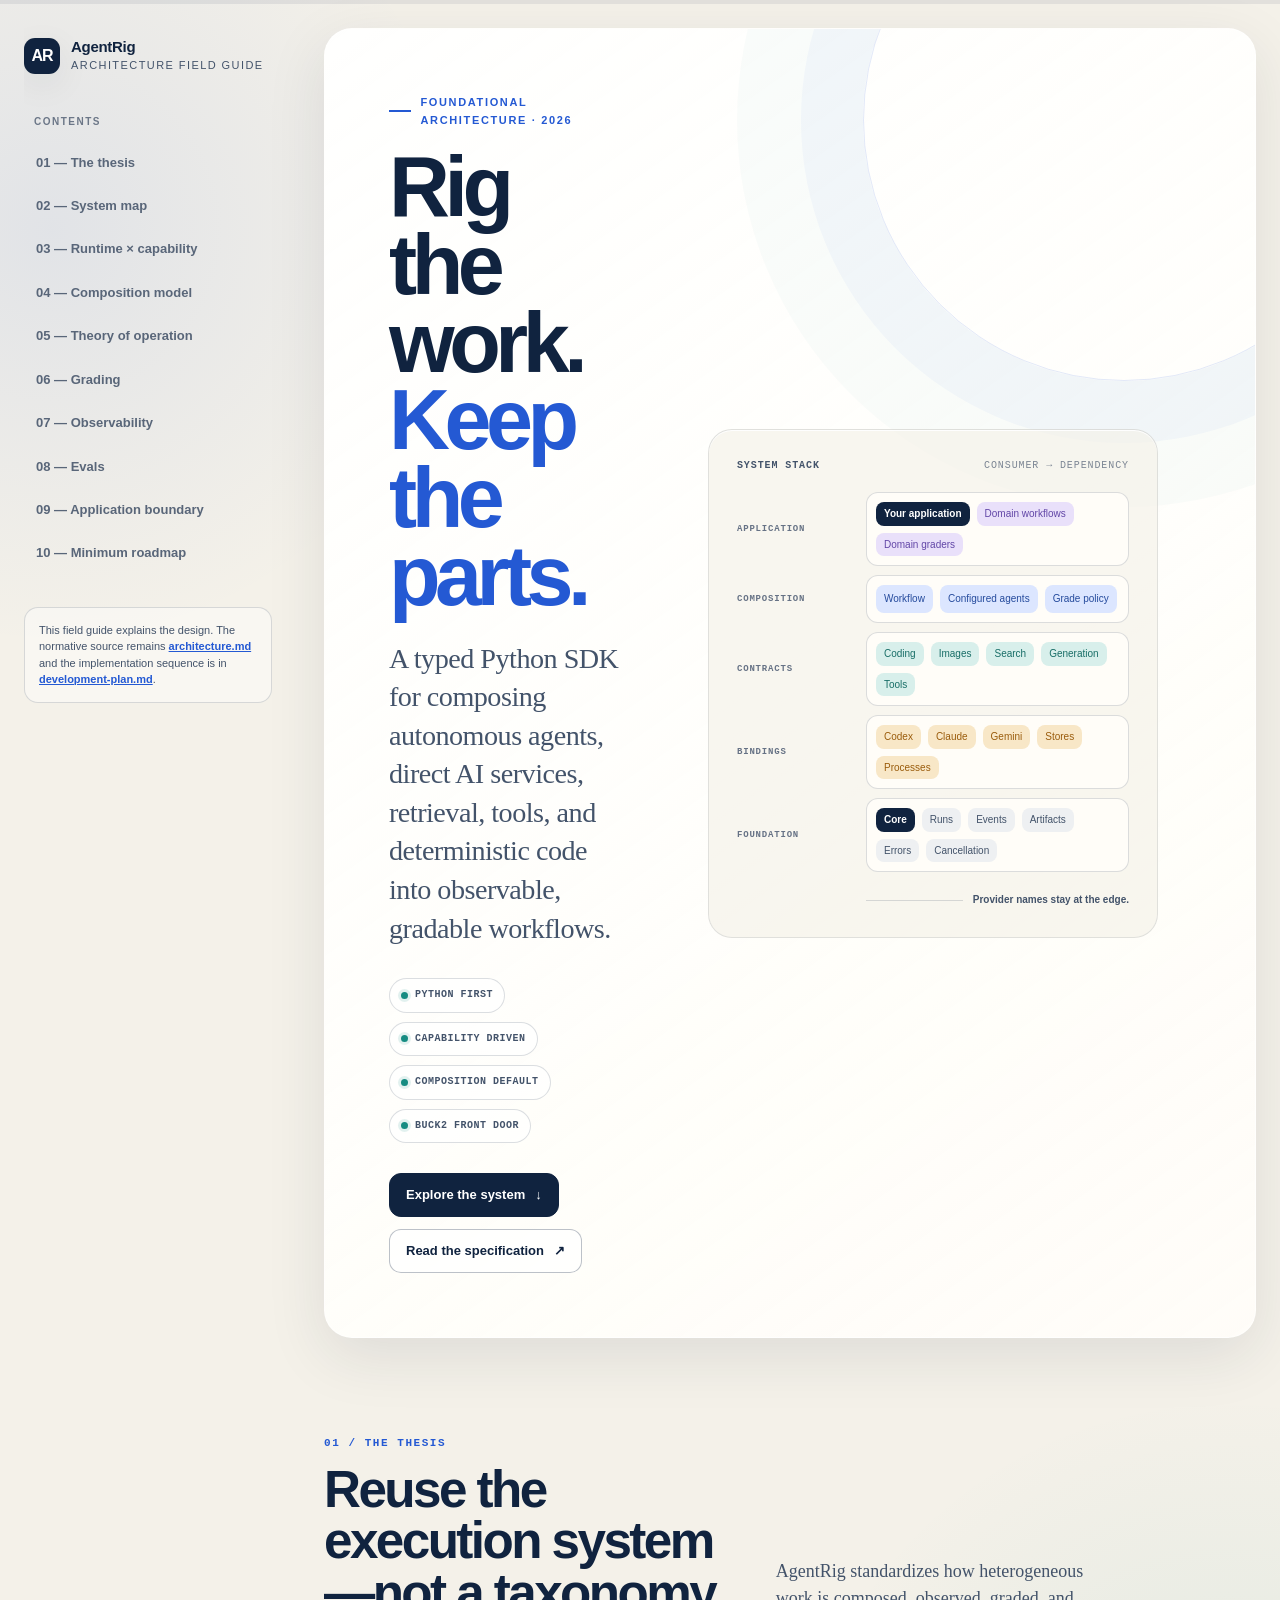
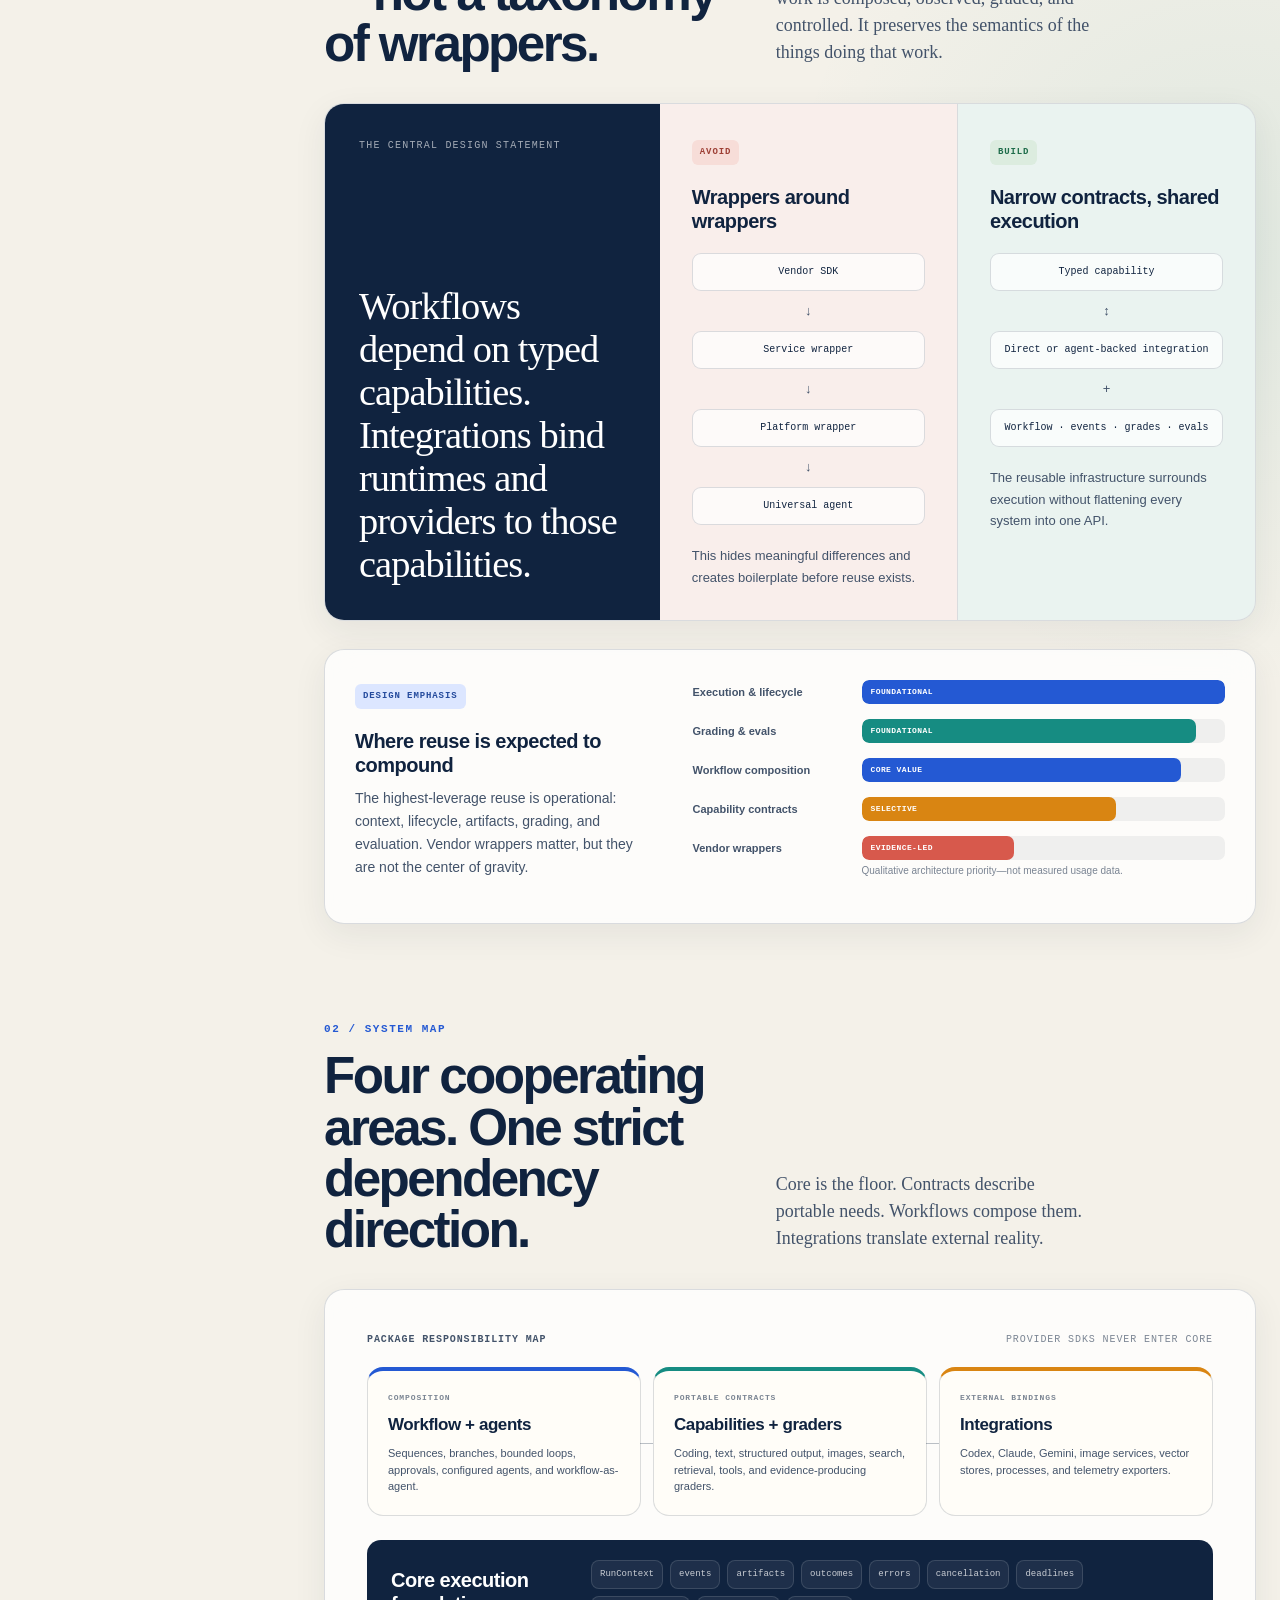
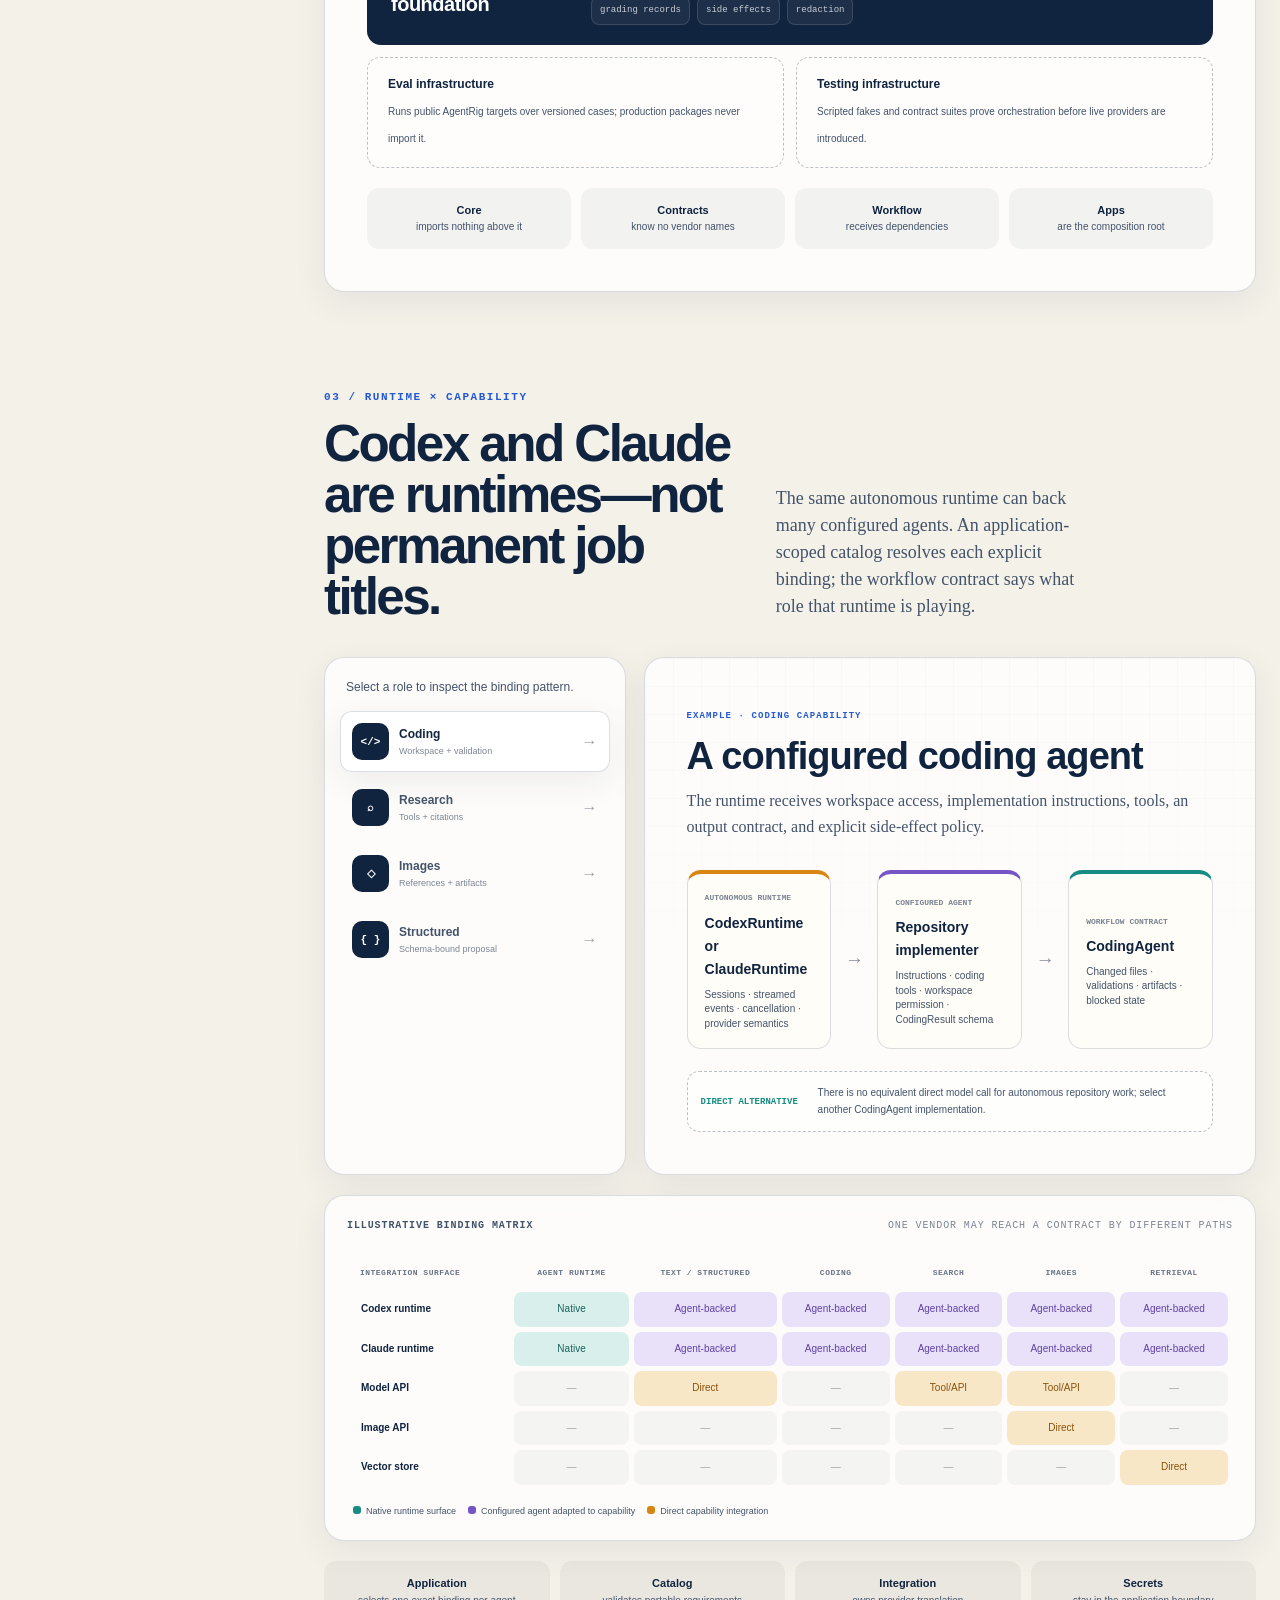
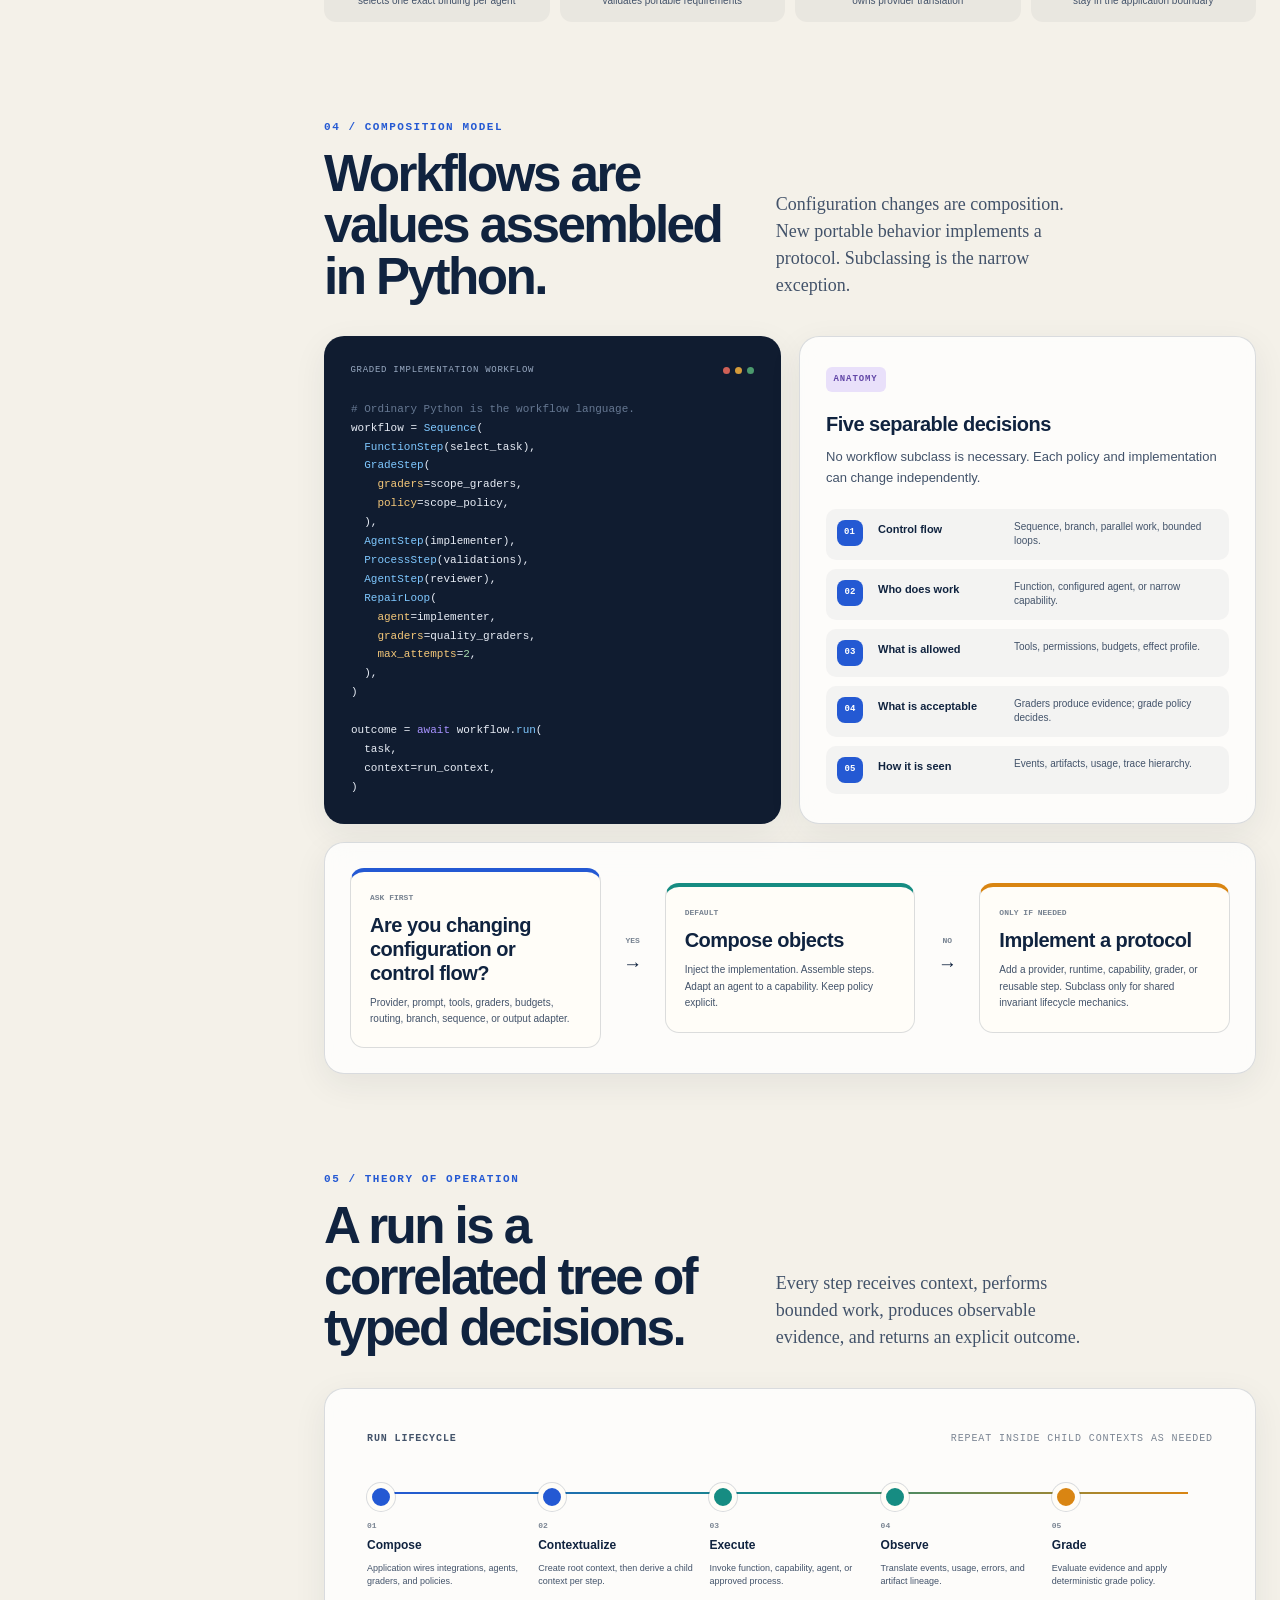
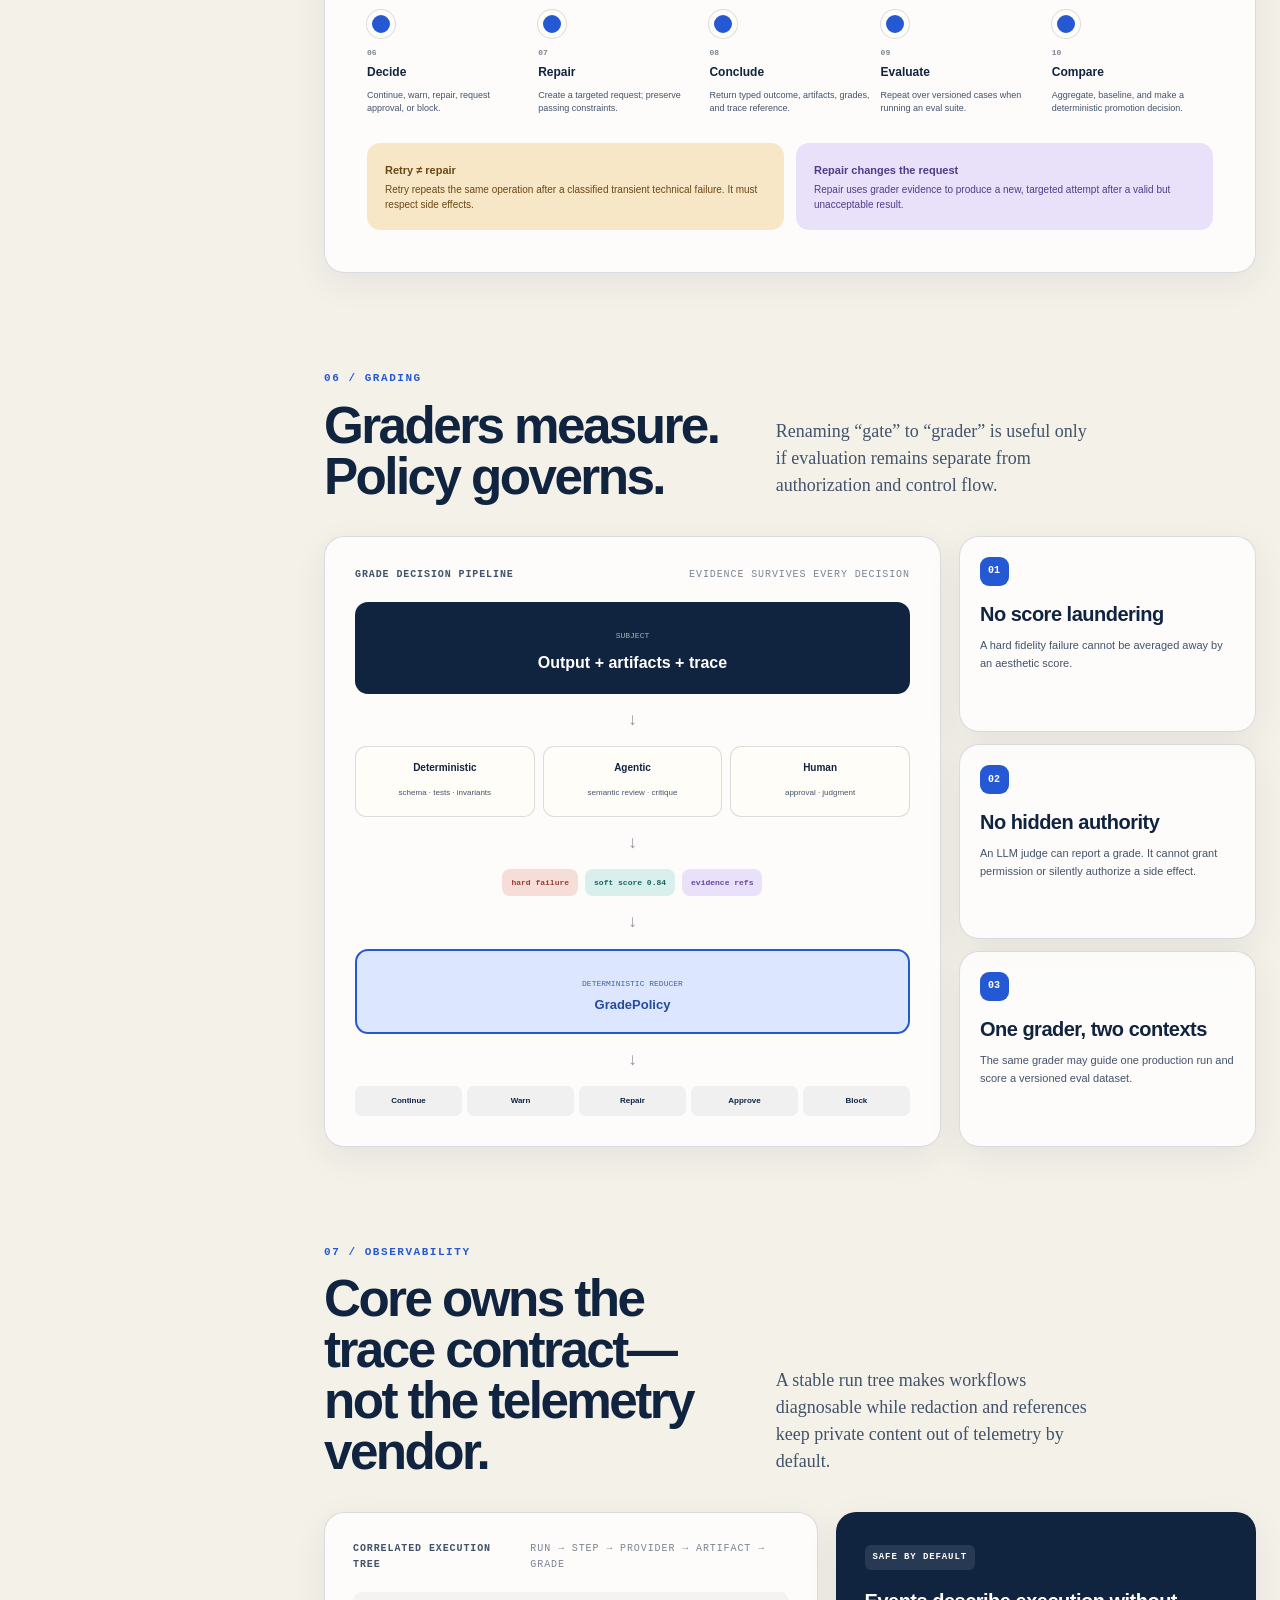
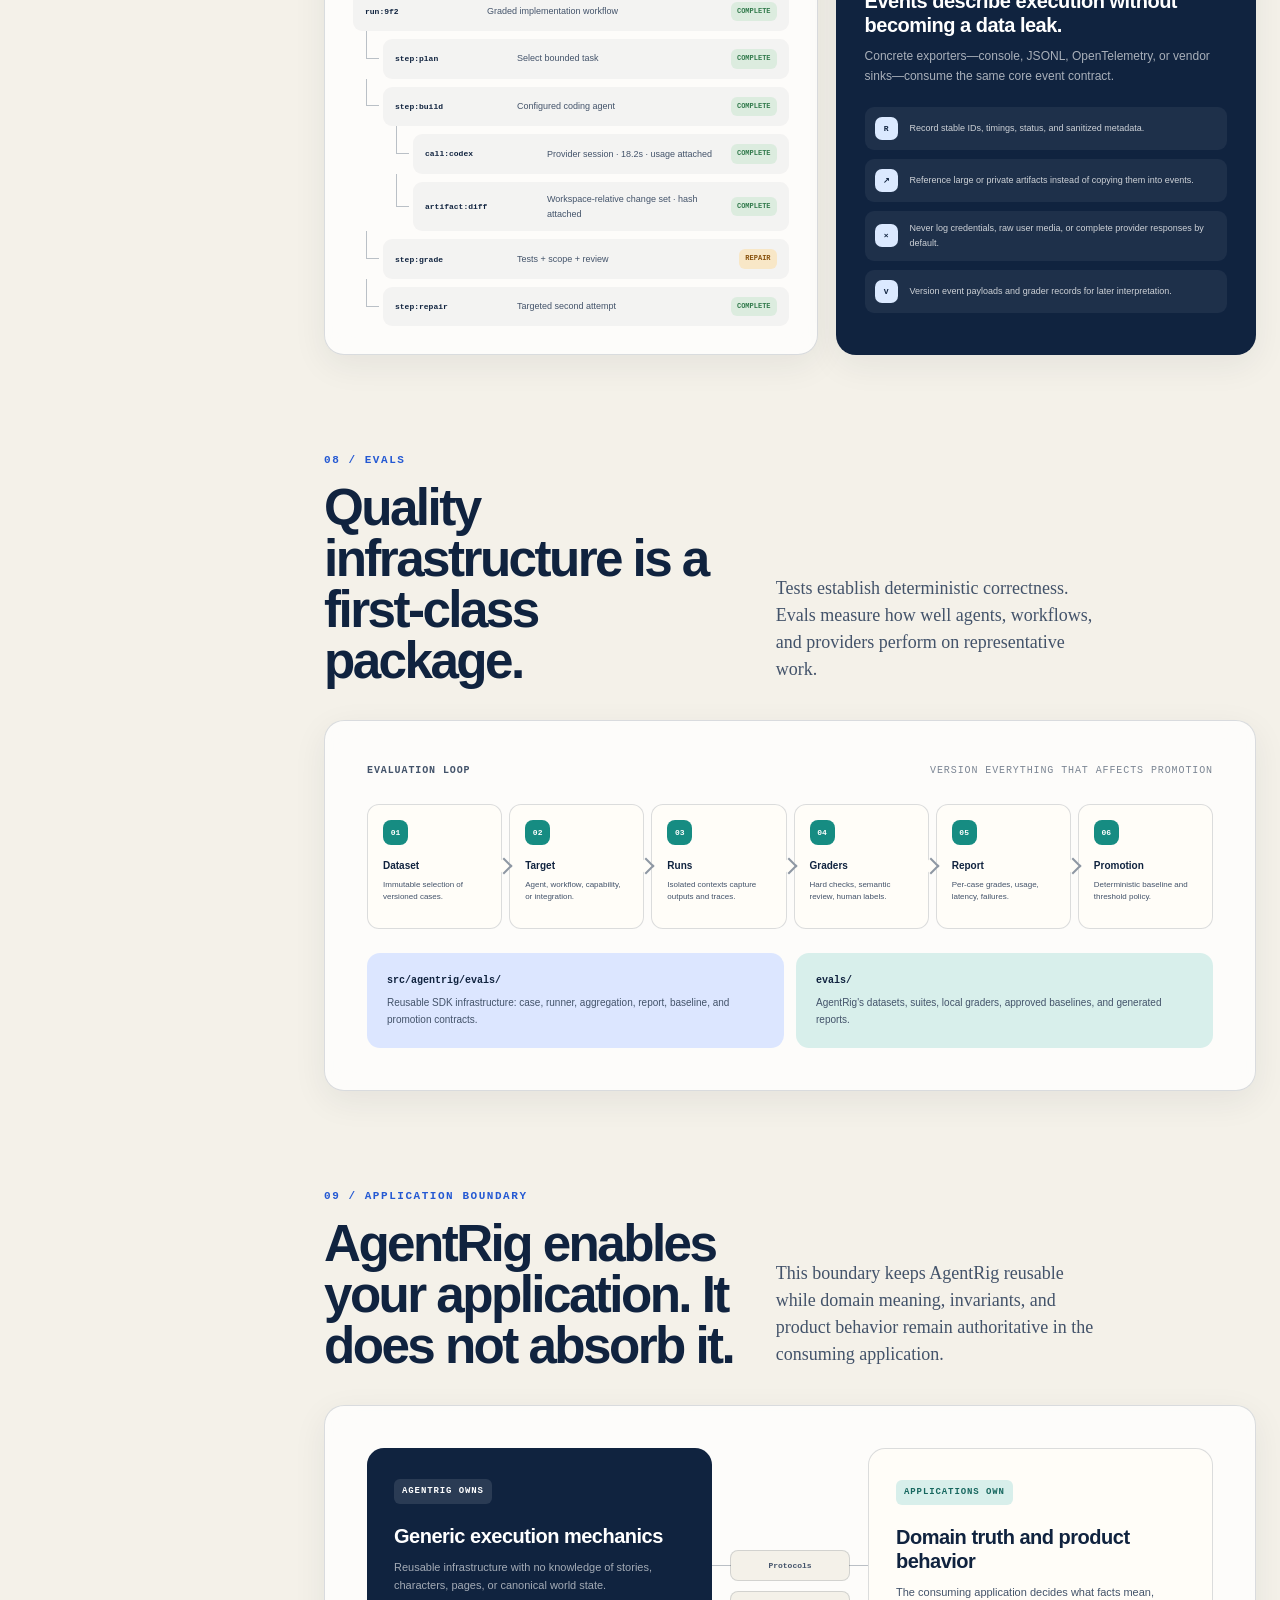
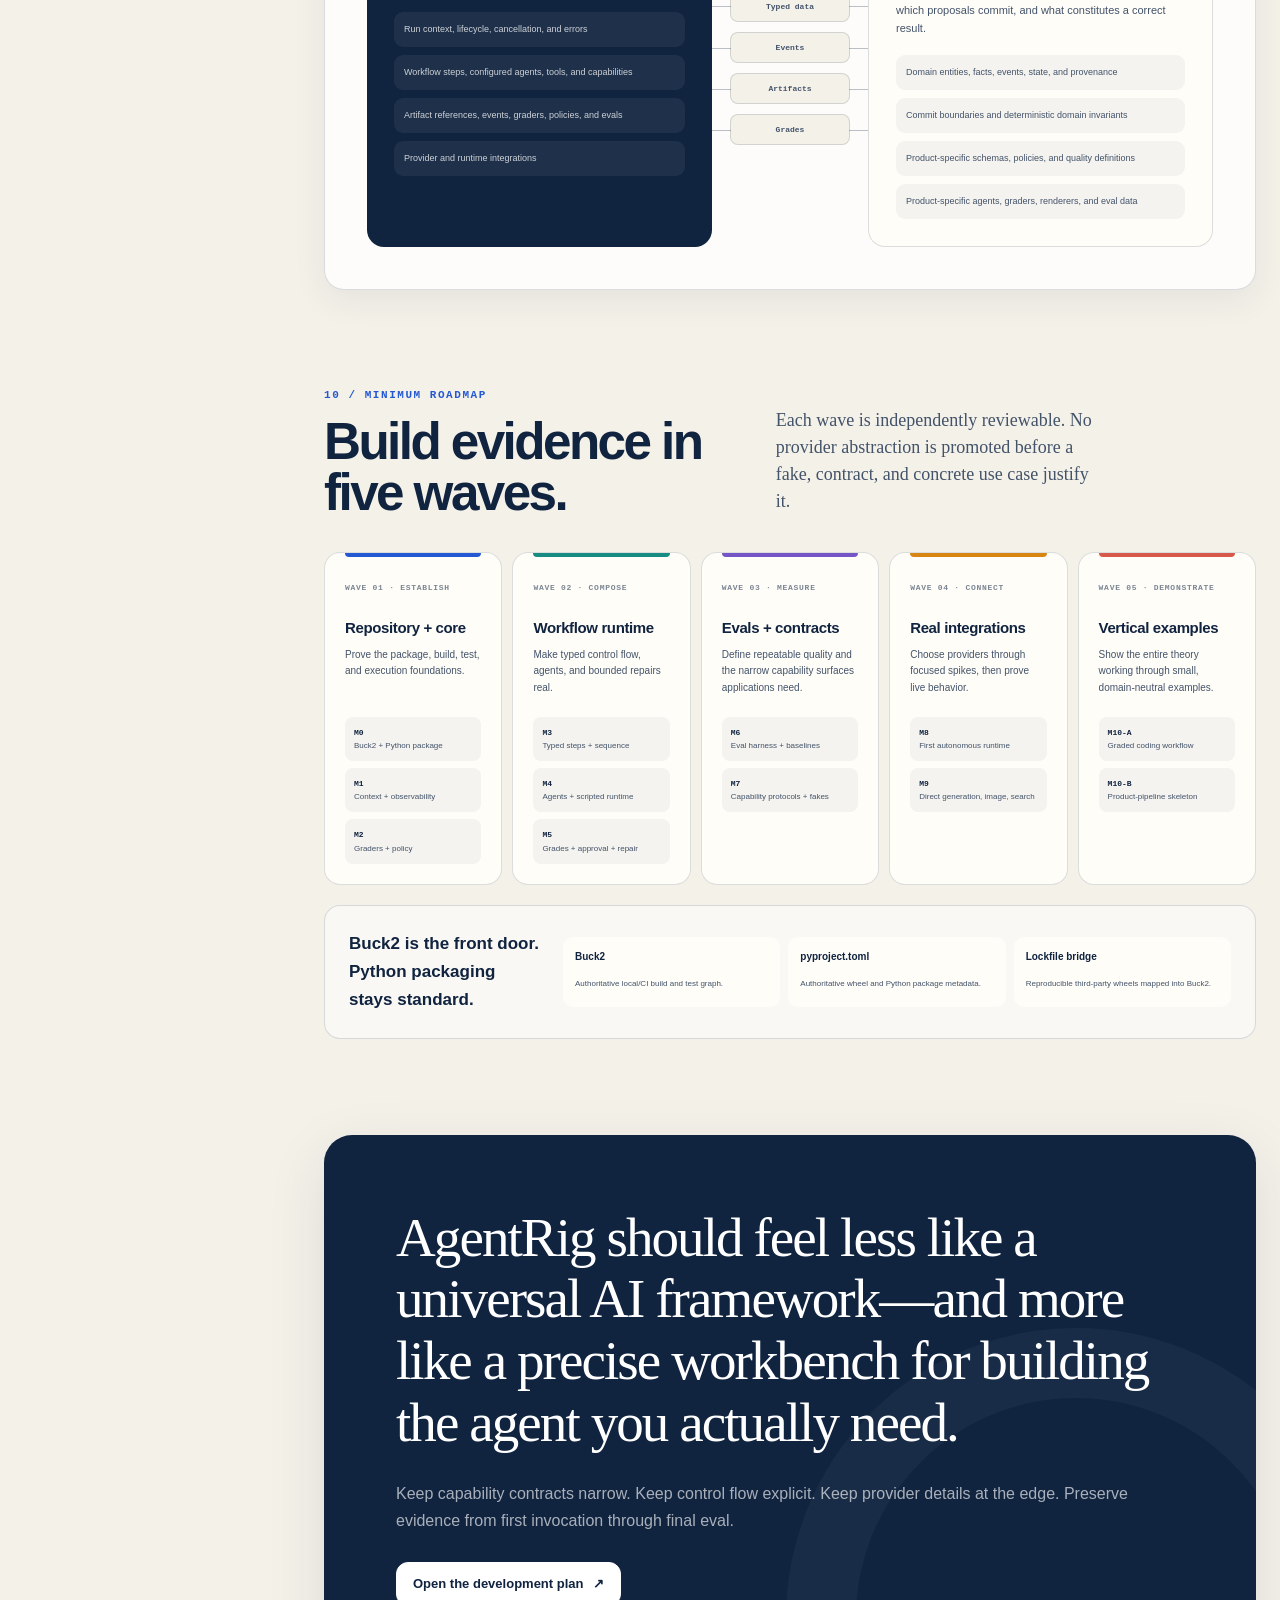
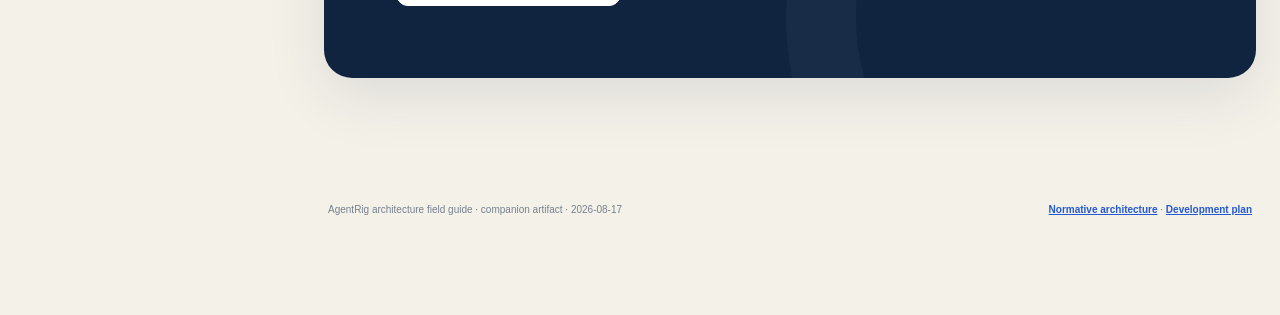
<file: docs/architecture.html>
<!doctype html>
<html lang="en">
<head>
  <meta charset="utf-8">
  <meta name="viewport" content="width=device-width, initial-scale=1">
  <meta name="description" content="A visual field guide to the AgentRig foundational architecture.">
  <title>AgentRig — Architecture Field Guide</title>
  <style>
    :root {
      color-scheme: light;
      --ink: #10233f;
      --ink-soft: #43536a;
      --paper: #f4f1e9;
      --paper-deep: #ebe5d9;
      --surface: rgba(255, 255, 255, 0.76);
      --surface-solid: #fffdf8;
      --line: rgba(16, 35, 63, 0.15);
      --line-strong: rgba(16, 35, 63, 0.28);
      --blue: #2459d3;
      --blue-soft: #dce6ff;
      --teal: #168c82;
      --teal-soft: #d8efeb;
      --amber: #d98512;
      --amber-soft: #f8e7c7;
      --coral: #d7594c;
      --coral-soft: #f7ddd8;
      --violet: #7655c7;
      --violet-soft: #e9e0fa;
      --green: #327a4c;
      --green-soft: #dcecdf;
      --shadow: 0 18px 60px rgba(27, 38, 56, 0.10);
      --shadow-soft: 0 10px 34px rgba(27, 38, 56, 0.07);
      --radius-xl: 28px;
      --radius-lg: 20px;
      --radius-md: 14px;
      --sans: Inter, ui-sans-serif, -apple-system, BlinkMacSystemFont, "Segoe UI", sans-serif;
      --mono: "SFMono-Regular", Consolas, "Liberation Mono", monospace;
      --serif: Iowan Old Style, Charter, "Bitstream Charter", Georgia, serif;
    }

    * { box-sizing: border-box; }

    html {
      scroll-behavior: smooth;
      scroll-padding-top: 36px;
      background: var(--paper);
    }

    body {
      margin: 0;
      color: var(--ink);
      background:
        radial-gradient(circle at 4% 2%, rgba(36, 89, 211, 0.09), transparent 26rem),
        radial-gradient(circle at 96% 16%, rgba(22, 140, 130, 0.09), transparent 28rem),
        var(--paper);
      font-family: var(--sans);
      font-size: 16px;
      line-height: 1.65;
      text-rendering: optimizeLegibility;
    }

    a { color: inherit; }

    button,
    a { -webkit-tap-highlight-color: transparent; }

    button:focus-visible,
    a:focus-visible {
      outline: 3px solid rgba(36, 89, 211, 0.45);
      outline-offset: 3px;
    }

    .skip-link {
      position: fixed;
      z-index: 1000;
      top: 12px;
      left: 12px;
      transform: translateY(-180%);
      padding: 10px 14px;
      border-radius: 10px;
      color: white;
      background: var(--ink);
      transition: transform 160ms ease;
    }

    .skip-link:focus { transform: translateY(0); }

    .reading-progress {
      position: fixed;
      z-index: 900;
      top: 0;
      left: 0;
      width: 100%;
      height: 4px;
      background: rgba(16, 35, 63, 0.08);
    }

    .reading-progress > span {
      display: block;
      width: 0;
      height: 100%;
      background: linear-gradient(90deg, var(--blue), var(--teal));
    }

    .shell {
      display: grid;
      grid-template-columns: 248px minmax(0, 1fr);
      gap: 52px;
      width: min(1540px, calc(100% - 48px));
      margin: 0 auto;
    }

    .rail {
      position: sticky;
      top: 0;
      align-self: start;
      height: 100vh;
      padding: 38px 0 28px;
      overflow-y: auto;
    }

    .brand {
      display: flex;
      align-items: center;
      gap: 11px;
      margin-bottom: 40px;
      text-decoration: none;
    }

    .brand-mark {
      display: grid;
      place-items: center;
      width: 36px;
      height: 36px;
      border: 1px solid rgba(16, 35, 63, 0.12);
      border-radius: 11px;
      color: white;
      background: var(--ink);
      box-shadow: var(--shadow-soft);
      font-weight: 800;
      letter-spacing: -0.06em;
    }

    .brand-copy { line-height: 1.15; }
    .brand-copy strong { display: block; font-size: 15px; letter-spacing: -0.02em; }
    .brand-copy span { color: var(--ink-soft); font-size: 11px; text-transform: uppercase; letter-spacing: 0.13em; }

    .rail-label {
      margin: 0 0 12px 10px;
      color: #6b7687;
      font-size: 10px;
      font-weight: 800;
      letter-spacing: 0.15em;
      text-transform: uppercase;
    }

    .rail nav {
      display: grid;
      gap: 4px;
    }

    .rail nav a {
      position: relative;
      display: block;
      padding: 9px 12px;
      border-radius: 10px;
      color: #596679;
      font-size: 13px;
      font-weight: 650;
      text-decoration: none;
      transition: color 160ms ease, background 160ms ease, transform 160ms ease;
    }

    .rail nav a:hover {
      color: var(--ink);
      background: rgba(255, 255, 255, 0.58);
      transform: translateX(2px);
    }

    .rail nav a.active {
      color: var(--ink);
      background: white;
      box-shadow: 0 5px 20px rgba(16, 35, 63, 0.07);
    }

    .rail nav a.active::before {
      position: absolute;
      top: 9px;
      bottom: 9px;
      left: 0;
      width: 3px;
      border-radius: 4px;
      background: var(--blue);
      content: "";
    }

    .rail-note {
      margin-top: 34px;
      padding: 14px;
      border: 1px solid var(--line);
      border-radius: 14px;
      color: var(--ink-soft);
      background: rgba(255, 255, 255, 0.42);
      font-size: 11px;
      line-height: 1.5;
    }

    .rail-note a { color: var(--blue); font-weight: 700; }

    main {
      min-width: 0;
      padding: 28px 0 96px;
    }

    section {
      position: relative;
      margin: 0 0 96px;
    }

    .hero {
      min-height: calc(100vh - 56px);
      display: grid;
      align-content: center;
      padding: 64px clamp(24px, 5vw, 72px);
      border: 1px solid rgba(255, 255, 255, 0.58);
      border-radius: var(--radius-xl);
      overflow: hidden;
      background:
        linear-gradient(145deg, rgba(255, 255, 255, 0.92), rgba(255, 253, 248, 0.70)),
        var(--surface-solid);
      box-shadow: var(--shadow);
    }

    .hero::before {
      position: absolute;
      top: -170px;
      right: -130px;
      width: 520px;
      height: 520px;
      border: 1px solid rgba(36, 89, 211, 0.13);
      border-radius: 50%;
      box-shadow:
        0 0 0 62px rgba(36, 89, 211, 0.035),
        0 0 0 126px rgba(22, 140, 130, 0.025);
      content: "";
    }

    .hero-grid {
      position: relative;
      z-index: 1;
      display: grid;
      grid-template-columns: minmax(0, 0.88fr) minmax(450px, 1.12fr);
      gap: clamp(36px, 6vw, 88px);
      align-items: center;
    }

    .eyebrow {
      display: inline-flex;
      align-items: center;
      gap: 9px;
      margin: 0 0 20px;
      color: var(--blue);
      font-size: 11px;
      font-weight: 850;
      letter-spacing: 0.15em;
      text-transform: uppercase;
    }

    .eyebrow::before {
      width: 28px;
      height: 2px;
      background: currentColor;
      content: "";
    }

    h1,
    h2,
    h3,
    p { margin-top: 0; }

    h1 {
      max-width: 760px;
      margin-bottom: 24px;
      font-size: clamp(50px, 6.6vw, 100px);
      line-height: 0.92;
      letter-spacing: -0.065em;
    }

    h1 .accent { color: var(--blue); }

    .hero-lede {
      max-width: 650px;
      margin-bottom: 30px;
      color: var(--ink-soft);
      font-family: var(--serif);
      font-size: clamp(20px, 2.2vw, 29px);
      line-height: 1.37;
      letter-spacing: -0.018em;
    }

    .hero-meta {
      display: flex;
      flex-wrap: wrap;
      gap: 9px;
      margin-bottom: 30px;
    }

    .pill {
      display: inline-flex;
      align-items: center;
      gap: 7px;
      padding: 8px 11px;
      border: 1px solid var(--line);
      border-radius: 999px;
      color: var(--ink-soft);
      background: rgba(255, 255, 255, 0.66);
      font-family: var(--mono);
      font-size: 10px;
      font-weight: 700;
      letter-spacing: 0.05em;
      text-transform: uppercase;
    }

    .pill::before {
      width: 7px;
      height: 7px;
      border-radius: 50%;
      background: var(--teal);
      box-shadow: 0 0 0 3px rgba(22, 140, 130, 0.12);
      content: "";
    }

    .hero-links { display: flex; flex-wrap: wrap; gap: 12px; }

    .button-link {
      display: inline-flex;
      align-items: center;
      justify-content: center;
      gap: 10px;
      min-height: 44px;
      padding: 0 16px;
      border: 1px solid var(--line-strong);
      border-radius: 12px;
      color: var(--ink);
      background: rgba(255, 255, 255, 0.7);
      font-size: 13px;
      font-weight: 800;
      text-decoration: none;
      transition: transform 160ms ease, box-shadow 160ms ease, background 160ms ease;
    }

    .button-link.primary { color: white; border-color: var(--ink); background: var(--ink); }
    .button-link:hover { transform: translateY(-2px); box-shadow: var(--shadow-soft); }

    .hero-map {
      position: relative;
      padding: 28px;
      border: 1px solid rgba(16, 35, 63, 0.10);
      border-radius: 24px;
      background: rgba(244, 241, 233, 0.66);
      box-shadow: inset 0 1px 0 rgba(255, 255, 255, 0.95);
    }

    .map-caption,
    .diagram-caption {
      display: flex;
      justify-content: space-between;
      align-items: center;
      gap: 16px;
      margin-bottom: 18px;
      color: var(--ink-soft);
      font-family: var(--mono);
      font-size: 10px;
      font-weight: 700;
      letter-spacing: 0.09em;
      text-transform: uppercase;
    }

    .map-caption span:last-child,
    .diagram-caption span:last-child { color: #7b8593; font-weight: 500; }

    .stack-map {
      display: grid;
      gap: 9px;
    }

    .stack-layer {
      position: relative;
      display: grid;
      grid-template-columns: 116px 1fr;
      gap: 13px;
      align-items: stretch;
    }

    .layer-name {
      display: grid;
      place-content: center start;
      padding: 11px 0;
      color: #667285;
      font-family: var(--mono);
      font-size: 9px;
      font-weight: 800;
      letter-spacing: 0.09em;
      text-transform: uppercase;
    }

    .layer-content {
      display: flex;
      flex-wrap: wrap;
      gap: 7px;
      min-height: 48px;
      padding: 9px;
      border: 1px solid var(--line);
      border-radius: 12px;
      background: var(--surface-solid);
    }

    .layer-content strong,
    .layer-content span {
      display: inline-flex;
      align-items: center;
      padding: 6px 8px;
      border-radius: 8px;
      font-size: 10px;
      line-height: 1.15;
    }

    .layer-content strong { color: white; background: var(--ink); }
    .layer-content span { color: var(--ink-soft); background: #eef0f2; }
    .layer-content.blue span { background: var(--blue-soft); color: #254b9d; }
    .layer-content.teal span { background: var(--teal-soft); color: #186e67; }
    .layer-content.violet span { background: var(--violet-soft); color: #6246a7; }
    .layer-content.amber span { background: var(--amber-soft); color: #9a5c0c; }

    .map-rule {
      display: flex;
      align-items: center;
      gap: 10px;
      margin: 20px 0 0 129px;
      color: var(--ink-soft);
      font-size: 10px;
      font-weight: 700;
    }

    .map-rule::before {
      flex: 1;
      height: 1px;
      background: var(--line);
      content: "";
    }

    .section-head {
      display: grid;
      grid-template-columns: minmax(0, 0.72fr) minmax(320px, 0.28fr);
      gap: 40px;
      align-items: end;
      margin-bottom: 34px;
    }

    .section-number {
      display: block;
      margin-bottom: 12px;
      color: var(--blue);
      font-family: var(--mono);
      font-size: 11px;
      font-weight: 800;
      letter-spacing: 0.14em;
    }

    h2 {
      margin-bottom: 0;
      font-size: clamp(36px, 4vw, 64px);
      line-height: 1;
      letter-spacing: -0.05em;
    }

    .section-intro {
      margin-bottom: 3px;
      color: var(--ink-soft);
      font-family: var(--serif);
      font-size: 18px;
      line-height: 1.5;
    }

    h3 {
      margin-bottom: 10px;
      font-size: 20px;
      line-height: 1.2;
      letter-spacing: -0.025em;
    }

    .card {
      border: 1px solid var(--line);
      border-radius: var(--radius-lg);
      background: var(--surface);
      box-shadow: var(--shadow-soft);
      backdrop-filter: blur(14px);
    }

    .thesis {
      display: grid;
      grid-template-columns: 0.72fr 1.28fr;
      min-height: 330px;
      overflow: hidden;
    }

    .thesis-title {
      display: grid;
      align-content: space-between;
      padding: 34px;
      color: white;
      background: var(--ink);
    }

    .thesis-title p {
      margin-bottom: 0;
      color: rgba(255, 255, 255, 0.62);
      font-family: var(--mono);
      font-size: 10px;
      letter-spacing: 0.12em;
      text-transform: uppercase;
    }

    .thesis-title blockquote {
      margin: 0;
      font-family: var(--serif);
      font-size: clamp(25px, 3vw, 42px);
      line-height: 1.12;
      letter-spacing: -0.025em;
    }

    .thesis-body {
      display: grid;
      grid-template-columns: 1fr 1fr;
      gap: 1px;
      background: var(--line);
    }

    .thesis-half {
      padding: 32px;
      background: var(--surface-solid);
    }

    .thesis-half.wrong { background: #f9eeeb; }
    .thesis-half.right { background: #eaf3f0; }

    .micro-label {
      display: inline-flex;
      margin-bottom: 20px;
      padding: 5px 8px;
      border-radius: 6px;
      font-family: var(--mono);
      font-size: 9px;
      font-weight: 800;
      letter-spacing: 0.1em;
      text-transform: uppercase;
    }

    .wrong .micro-label { color: #9d3f35; background: var(--coral-soft); }
    .right .micro-label { color: #1e6c4a; background: var(--green-soft); }

    .mini-stack {
      display: grid;
      gap: 9px;
      margin: 20px 0;
    }

    .mini-stack span {
      display: block;
      padding: 10px 12px;
      border: 1px solid var(--line);
      border-radius: 9px;
      background: rgba(255, 255, 255, 0.7);
      font-family: var(--mono);
      font-size: 10px;
      text-align: center;
    }

    .mini-stack i {
      color: var(--ink-soft);
      font-size: 13px;
      font-style: normal;
      text-align: center;
    }

    .note {
      margin: 0;
      color: var(--ink-soft);
      font-size: 13px;
    }

    .reuse-chart {
      display: grid;
      grid-template-columns: 0.72fr 1.28fr;
      gap: 38px;
      margin-top: 28px;
      padding: 30px;
    }

    .reuse-copy p { color: var(--ink-soft); font-size: 14px; }

    .bars {
      display: grid;
      gap: 15px;
      align-content: center;
    }

    .bar-row {
      display: grid;
      grid-template-columns: 155px 1fr;
      gap: 14px;
      align-items: center;
    }

    .bar-row label { color: var(--ink-soft); font-size: 11px; font-weight: 750; }

    .bar-track {
      position: relative;
      height: 24px;
      border-radius: 7px;
      background: rgba(16, 35, 63, 0.06);
      overflow: hidden;
    }

    .bar-fill {
      display: flex;
      align-items: center;
      height: 100%;
      padding-left: 9px;
      border-radius: inherit;
      color: white;
      background: var(--blue);
      font-family: var(--mono);
      font-size: 8px;
      font-weight: 800;
      letter-spacing: 0.05em;
      text-transform: uppercase;
    }

    .bar-fill.teal { background: var(--teal); }
    .bar-fill.amber { background: var(--amber); }
    .bar-fill.coral { background: var(--coral); }
    .bar-footnote { margin: 3px 0 0 169px; color: #7a8493; font-size: 10px; }

    .architecture-board {
      padding: clamp(22px, 4vw, 42px);
      overflow: hidden;
    }

    .dependency-grid {
      position: relative;
      display: grid;
      grid-template-columns: repeat(12, 1fr);
      gap: 12px;
    }

    .arch-node {
      position: relative;
      min-height: 126px;
      padding: 20px;
      border: 1px solid var(--line);
      border-radius: 16px;
      background: var(--surface-solid);
    }

    .arch-node::after {
      position: absolute;
      top: 50%;
      right: -13px;
      z-index: 3;
      width: 13px;
      height: 1px;
      background: var(--line-strong);
      content: "";
    }

    .arch-node:last-child::after,
    .arch-node.no-arrow::after { display: none; }

    .arch-node small {
      display: block;
      margin-bottom: 11px;
      color: #7b8593;
      font-family: var(--mono);
      font-size: 8px;
      font-weight: 800;
      letter-spacing: 0.11em;
      text-transform: uppercase;
    }

    .arch-node h3 { font-size: 17px; }
    .arch-node p { margin: 0; color: var(--ink-soft); font-size: 11px; line-height: 1.5; }
    .arch-node.workflow { grid-column: span 4; border-top: 4px solid var(--blue); }
    .arch-node.contracts { grid-column: span 4; border-top: 4px solid var(--teal); }
    .arch-node.integrations { grid-column: span 4; border-top: 4px solid var(--amber); }

    .core-foundation {
      grid-column: 1 / -1;
      display: grid;
      grid-template-columns: 180px 1fr;
      gap: 20px;
      align-items: center;
      margin-top: 12px;
      padding: 20px 24px;
      border-radius: 14px;
      color: white;
      background: var(--ink);
    }

    .core-foundation h3 { margin: 0; }
    .core-tokens { display: flex; flex-wrap: wrap; gap: 7px; }
    .core-tokens span {
      padding: 6px 8px;
      border: 1px solid rgba(255, 255, 255, 0.13);
      border-radius: 8px;
      color: rgba(255, 255, 255, 0.76);
      background: rgba(255, 255, 255, 0.06);
      font-family: var(--mono);
      font-size: 9px;
    }

    .sidecars {
      grid-column: 1 / -1;
      display: grid;
      grid-template-columns: 1fr 1fr;
      gap: 12px;
    }

    .sidecar {
      padding: 17px 20px;
      border: 1px dashed var(--line-strong);
      border-radius: 13px;
      background: rgba(255, 255, 255, 0.38);
    }

    .sidecar strong { display: block; margin-bottom: 3px; font-size: 12px; }
    .sidecar span { color: var(--ink-soft); font-size: 10px; }

    .rule-strip {
      display: grid;
      grid-template-columns: repeat(4, 1fr);
      gap: 10px;
      margin-top: 20px;
    }

    .rule-chip {
      padding: 13px;
      border-radius: 12px;
      color: var(--ink-soft);
      background: rgba(16, 35, 63, 0.045);
      font-size: 10px;
      text-align: center;
    }

    .rule-chip strong { display: block; color: var(--ink); font-size: 11px; }

    .roles-layout {
      display: grid;
      grid-template-columns: minmax(260px, 0.33fr) minmax(0, 0.67fr);
      gap: 18px;
    }

    .role-tabs {
      padding: 15px;
    }

    .role-tabs p {
      margin: 5px 6px 14px;
      color: var(--ink-soft);
      font-size: 12px;
    }

    .role-tab {
      width: 100%;
      display: grid;
      grid-template-columns: 37px 1fr auto;
      gap: 10px;
      align-items: center;
      margin: 5px 0;
      padding: 11px;
      border: 1px solid transparent;
      border-radius: 12px;
      color: var(--ink-soft);
      background: transparent;
      font: inherit;
      text-align: left;
      cursor: pointer;
      transition: border 160ms ease, background 160ms ease, color 160ms ease;
    }

    .role-tab:hover { background: rgba(16, 35, 63, 0.04); }
    .role-tab.active { color: var(--ink); border-color: var(--line); background: white; box-shadow: var(--shadow-soft); }
    .role-icon {
      display: grid;
      place-items: center;
      width: 37px;
      height: 37px;
      border-radius: 10px;
      color: white;
      background: var(--ink);
      font-family: var(--mono);
      font-size: 11px;
      font-weight: 800;
    }
    .role-tab strong { display: block; font-size: 12px; }
    .role-tab small { display: block; color: #7c8694; font-size: 9px; }
    .role-tab > span:last-child { color: #99a0aa; }

    .role-stage {
      position: relative;
      min-height: 472px;
      padding: clamp(22px, 4vw, 42px);
      overflow: hidden;
    }

    .role-stage::before {
      position: absolute;
      inset: 0;
      opacity: 0.28;
      background-image:
        linear-gradient(rgba(16, 35, 63, 0.07) 1px, transparent 1px),
        linear-gradient(90deg, rgba(16, 35, 63, 0.07) 1px, transparent 1px);
      background-size: 28px 28px;
      content: "";
      mask-image: linear-gradient(to bottom, black, transparent 82%);
    }

    .role-scene { position: relative; z-index: 1; }
    .role-kicker { color: var(--blue); font-family: var(--mono); font-size: 9px; font-weight: 800; letter-spacing: 0.12em; text-transform: uppercase; }
    .role-scene h3 { margin: 8px 0 8px; font-size: clamp(25px, 3vw, 38px); }
    .role-scene > p { max-width: 650px; color: var(--ink-soft); font-family: var(--serif); font-size: 16px; }

    .role-flow {
      display: grid;
      grid-template-columns: 1fr 32px 1fr 32px 1fr;
      gap: 7px;
      align-items: stretch;
      margin: 30px 0 22px;
    }

    .role-box {
      display: grid;
      align-content: center;
      min-height: 138px;
      padding: 17px;
      border: 1px solid var(--line);
      border-radius: 14px;
      background: rgba(255, 253, 248, 0.93);
    }

    .role-box.runtime { border-top: 4px solid var(--amber); }
    .role-box.agent { border-top: 4px solid var(--violet); }
    .role-box.capability { border-top: 4px solid var(--teal); }
    .role-box small { color: #7a8492; font-family: var(--mono); font-size: 8px; font-weight: 800; text-transform: uppercase; }
    .role-box strong { display: block; margin: 7px 0; font-size: 14px; }
    .role-box span { color: var(--ink-soft); font-size: 10px; line-height: 1.45; }
    .role-arrow { display: grid; place-items: center; color: #87909d; font-size: 19px; }

    .direct-path {
      display: grid;
      grid-template-columns: 105px 1fr;
      gap: 12px;
      align-items: center;
      padding: 13px;
      border: 1px dashed var(--line-strong);
      border-radius: 12px;
      background: rgba(255, 255, 255, 0.54);
    }

    .direct-path strong { color: var(--teal); font-family: var(--mono); font-size: 9px; text-transform: uppercase; }
    .direct-path span { color: var(--ink-soft); font-size: 10px; }

    .matrix-wrap {
      margin-top: 20px;
      padding: 22px;
      overflow-x: auto;
    }

    .matrix {
      width: 100%;
      min-width: 760px;
      border-collapse: separate;
      border-spacing: 5px;
      font-size: 10px;
    }

    .matrix th {
      padding: 8px;
      color: #687486;
      font-family: var(--mono);
      font-size: 8px;
      letter-spacing: 0.06em;
      text-align: center;
      text-transform: uppercase;
    }

    .matrix th:first-child { text-align: left; }
    .matrix td { padding: 9px; border-radius: 8px; text-align: center; }
    .matrix td:first-child { color: var(--ink); background: transparent; font-weight: 750; text-align: left; }
    .matrix .native { color: #17645d; background: var(--teal-soft); }
    .matrix .agent-backed { color: #6042a5; background: var(--violet-soft); }
    .matrix .direct { color: #89520b; background: var(--amber-soft); }
    .matrix .none { color: #a1a6ad; background: rgba(16, 35, 63, 0.035); }

    .matrix-legend { display: flex; flex-wrap: wrap; gap: 12px; margin: 14px 6px 0; color: var(--ink-soft); font-size: 9px; }
    .matrix-legend span::before { display: inline-block; width: 8px; height: 8px; margin-right: 5px; border-radius: 3px; content: ""; }
    .matrix-legend .l-native::before { background: var(--teal); }
    .matrix-legend .l-agent::before { background: var(--violet); }
    .matrix-legend .l-direct::before { background: var(--amber); }

    .composition-grid {
      display: grid;
      grid-template-columns: 1fr 1fr;
      gap: 18px;
    }

    .code-card {
      padding: 26px;
      color: #e8edf6;
      background: #101c30;
    }

    .code-card header {
      display: flex;
      justify-content: space-between;
      align-items: center;
      margin-bottom: 22px;
      color: #9aabc3;
      font-family: var(--mono);
      font-size: 9px;
      letter-spacing: 0.08em;
      text-transform: uppercase;
    }

    .window-dots { display: flex; gap: 5px; }
    .window-dots i { width: 7px; height: 7px; border-radius: 50%; background: #526078; }
    .window-dots i:first-child { background: #cf6056; }
    .window-dots i:nth-child(2) { background: #d49b3a; }
    .window-dots i:nth-child(3) { background: #4b9a6d; }

    pre {
      margin: 0;
      overflow-x: auto;
      font-family: var(--mono);
      font-size: 11px;
      line-height: 1.72;
      tab-size: 2;
    }

    .kw { color: #a792ff; }
    .fn { color: #7fc8ff; }
    .str { color: #a6dbad; }
    .arg { color: #f5c879; }
    .cm { color: #667892; }

    .anatomy-card { padding: 26px; }
    .anatomy-card > p { color: var(--ink-soft); font-size: 13px; }

    .anatomy-list { display: grid; gap: 9px; margin-top: 20px; }
    .anatomy-item {
      display: grid;
      grid-template-columns: 30px 125px 1fr;
      gap: 11px;
      align-items: start;
      padding: 11px;
      border-radius: 10px;
      background: rgba(16, 35, 63, 0.038);
    }
    .anatomy-item b { display: grid; place-items: center; width: 26px; height: 26px; border-radius: 8px; color: white; background: var(--blue); font-family: var(--mono); font-size: 9px; }
    .anatomy-item strong { font-size: 11px; }
    .anatomy-item span { color: var(--ink-soft); font-size: 10px; line-height: 1.45; }

    .decision-board {
      display: grid;
      grid-template-columns: 1fr 48px 1fr 48px 1fr;
      gap: 8px;
      align-items: center;
      margin-top: 18px;
      padding: 25px;
    }

    .decision-node {
      min-height: 150px;
      padding: 19px;
      border: 1px solid var(--line);
      border-radius: 14px;
      background: var(--surface-solid);
    }

    .decision-node.question { border-top: 4px solid var(--blue); }
    .decision-node.compose { border-top: 4px solid var(--teal); }
    .decision-node.extend { border-top: 4px solid var(--amber); }
    .decision-node small { display: block; margin-bottom: 9px; color: #788391; font-family: var(--mono); font-size: 8px; font-weight: 800; text-transform: uppercase; }
    .decision-node p { margin: 0; color: var(--ink-soft); font-size: 10px; }
    .decision-arrow { display: grid; gap: 3px; place-items: center; color: #788391; font-family: var(--mono); font-size: 8px; font-weight: 800; text-transform: uppercase; }
    .decision-arrow b { color: var(--ink); font-size: 19px; }

    .operation-card { padding: clamp(22px, 4vw, 42px); }

    .timeline {
      position: relative;
      display: grid;
      grid-template-columns: repeat(5, 1fr);
      gap: 10px;
      margin-top: 24px;
    }

    .timeline::before {
      position: absolute;
      top: 21px;
      left: 3%;
      right: 3%;
      height: 2px;
      background: linear-gradient(90deg, var(--blue), var(--teal), var(--amber));
      content: "";
    }

    .phase {
      position: relative;
      z-index: 1;
      padding-top: 48px;
    }

    .phase::before {
      position: absolute;
      top: 12px;
      left: 0;
      width: 18px;
      height: 18px;
      border: 5px solid var(--surface-solid);
      border-radius: 50%;
      background: var(--blue);
      box-shadow: 0 0 0 1px var(--line);
      content: "";
    }

    .phase:nth-child(3)::before,
    .phase:nth-child(4)::before { background: var(--teal); }
    .phase:nth-child(5)::before { background: var(--amber); }
    .phase small { display: block; color: #7b8593; font-family: var(--mono); font-size: 8px; font-weight: 800; }
    .phase strong { display: block; margin: 4px 0 6px; font-size: 12px; }
    .phase span { display: block; max-width: 165px; color: var(--ink-soft); font-size: 9px; line-height: 1.45; }

    .retry-compare {
      display: grid;
      grid-template-columns: 1fr 1fr;
      gap: 12px;
      margin-top: 28px;
    }

    .compare-box { padding: 18px; border-radius: 13px; }
    .compare-box.retry { color: #684715; background: var(--amber-soft); }
    .compare-box.repair { color: #513b89; background: var(--violet-soft); }
    .compare-box strong { display: block; margin-bottom: 4px; font-size: 11px; }
    .compare-box span { display: block; font-size: 10px; line-height: 1.45; }

    .grading-layout {
      display: grid;
      grid-template-columns: 1.35fr 0.65fr;
      gap: 18px;
    }

    .grade-flow { padding: 30px; }
    .grade-chain { display: grid; gap: 12px; }

    .grade-subject {
      padding: 18px;
      border-radius: 13px;
      color: white;
      background: var(--ink);
      text-align: center;
    }
    .grade-subject small { color: rgba(255, 255, 255, 0.65); font-family: var(--mono); font-size: 8px; text-transform: uppercase; }
    .grade-subject strong { display: block; margin-top: 4px; }

    .grade-arrow { color: #8b94a0; font-size: 17px; text-align: center; }
    .grader-bank { display: grid; grid-template-columns: repeat(3, 1fr); gap: 8px; }
    .grader {
      padding: 13px 8px;
      border: 1px solid var(--line);
      border-radius: 11px;
      background: var(--surface-solid);
      text-align: center;
    }
    .grader b { display: block; font-size: 10px; }
    .grader span { color: var(--ink-soft); font-size: 8px; }

    .grade-records { display: flex; flex-wrap: wrap; justify-content: center; gap: 7px; }
    .grade-records span { padding: 7px 9px; border-radius: 8px; font-family: var(--mono); font-size: 8px; font-weight: 800; }
    .grade-records .hard { color: #943f35; background: var(--coral-soft); }
    .grade-records .soft { color: #17675f; background: var(--teal-soft); }
    .grade-records .evidence { color: #6546aa; background: var(--violet-soft); }

    .policy-box { padding: 17px; border: 2px solid var(--blue); border-radius: 13px; background: var(--blue-soft); text-align: center; }
    .policy-box small { color: #45609e; font-family: var(--mono); font-size: 8px; text-transform: uppercase; }
    .policy-box strong { display: block; color: #254b9d; font-size: 13px; }

    .decision-outcomes { display: grid; grid-template-columns: repeat(5, 1fr); gap: 5px; }
    .decision-outcomes span { padding: 8px 4px; border-radius: 7px; background: rgba(16, 35, 63, 0.055); font-size: 8px; font-weight: 800; text-align: center; }

    .grade-principles { display: grid; gap: 12px; }
    .principle-card { padding: 20px; }
    .principle-card b { display: grid; place-items: center; width: 29px; height: 29px; margin-bottom: 16px; border-radius: 9px; color: white; background: var(--blue); font-family: var(--mono); font-size: 10px; }
    .principle-card p { margin: 0; color: var(--ink-soft); font-size: 11px; }

    .observability-grid {
      display: grid;
      grid-template-columns: 1.08fr 0.92fr;
      gap: 18px;
    }

    .trace-card { padding: 28px; }
    .trace-tree { display: grid; gap: 8px; margin-top: 18px; }
    .trace-row { position: relative; display: grid; grid-template-columns: 110px 1fr auto; gap: 12px; align-items: center; padding: 10px 12px; border-radius: 9px; background: rgba(16, 35, 63, 0.04); }
    .trace-row.child { margin-left: 30px; }
    .trace-row.grandchild { margin-left: 60px; }
    .trace-row.child::before,
    .trace-row.grandchild::before { position: absolute; top: -8px; bottom: 50%; left: -17px; width: 12px; border-bottom: 1px solid var(--line-strong); border-left: 1px solid var(--line-strong); content: ""; }
    .trace-row code { font-family: var(--mono); font-size: 8px; font-weight: 800; }
    .trace-row span { color: var(--ink-soft); font-size: 9px; }
    .trace-row em { padding: 4px 6px; border-radius: 6px; color: var(--green); background: var(--green-soft); font-family: var(--mono); font-size: 7px; font-style: normal; font-weight: 800; text-transform: uppercase; }
    .trace-row em.warn { color: #87500b; background: var(--amber-soft); }

    .privacy-card { padding: 28px; color: white; background: var(--ink); }
    .privacy-card p { color: rgba(255, 255, 255, 0.64); font-size: 12px; }
    .privacy-list { display: grid; gap: 9px; margin-top: 20px; }
    .privacy-item { display: grid; grid-template-columns: 26px 1fr; gap: 9px; align-items: center; padding: 10px; border-radius: 9px; background: rgba(255, 255, 255, 0.06); }
    .privacy-item b { display: grid; place-items: center; width: 23px; height: 23px; border-radius: 7px; color: var(--ink); background: #dbe9ff; font-family: var(--mono); font-size: 8px; }
    .privacy-item span { color: rgba(255, 255, 255, 0.78); font-size: 9px; }

    .eval-board { padding: clamp(22px, 4vw, 42px); }

    .eval-cycle {
      display: grid;
      grid-template-columns: repeat(6, 1fr);
      gap: 7px;
      align-items: stretch;
      margin-top: 24px;
    }
    .eval-stage { position: relative; min-height: 125px; padding: 15px; border: 1px solid var(--line); border-radius: 12px; background: var(--surface-solid); }
    .eval-stage:not(:last-child)::after { position: absolute; top: 50%; right: -9px; z-index: 2; width: 10px; height: 10px; border-top: 2px solid #8e97a3; border-right: 2px solid #8e97a3; background: var(--surface-solid); transform: translateY(-50%) rotate(45deg); content: ""; }
    .eval-stage b { display: grid; place-items: center; width: 25px; height: 25px; margin-bottom: 13px; border-radius: 8px; color: white; background: var(--teal); font-family: var(--mono); font-size: 8px; }
    .eval-stage strong { display: block; margin-bottom: 5px; font-size: 10px; }
    .eval-stage span { display: block; color: var(--ink-soft); font-size: 8px; line-height: 1.45; }

    .eval-split { display: grid; grid-template-columns: 1fr 1fr; gap: 12px; margin-top: 24px; }
    .eval-bucket { padding: 20px; border-radius: 13px; }
    .eval-bucket.framework { background: var(--blue-soft); }
    .eval-bucket.project { background: var(--teal-soft); }
    .eval-bucket code { display: block; margin-bottom: 6px; color: var(--ink); font-family: var(--mono); font-size: 10px; font-weight: 800; }
    .eval-bucket p { margin: 0; color: var(--ink-soft); font-size: 10px; }

    .boundary-board {
      display: grid;
      grid-template-columns: 1fr 120px 1fr;
      gap: 18px;
      padding: clamp(22px, 4vw, 42px);
      align-items: stretch;
    }

    .boundary-side { padding: 27px; border-radius: 17px; }
    .boundary-side.rig { color: white; background: var(--ink); }
    .boundary-side.app { border: 1px solid var(--line); background: var(--surface-solid); }
    .boundary-side .micro-label { color: inherit; background: rgba(255, 255, 255, 0.11); }
    .boundary-side.app .micro-label { color: #17675f; background: var(--teal-soft); }
    .boundary-side p { color: rgba(255, 255, 255, 0.62); font-size: 11px; }
    .boundary-side.app p { color: var(--ink-soft); }

    .ownership-list { display: grid; gap: 8px; margin-top: 18px; }
    .ownership-list span { padding: 10px; border-radius: 9px; font-size: 9px; }
    .rig .ownership-list span { color: rgba(255, 255, 255, 0.78); background: rgba(255, 255, 255, 0.06); }
    .app .ownership-list span { color: var(--ink-soft); background: rgba(16, 35, 63, 0.045); }

    .boundary-bridge { display: grid; align-content: center; gap: 10px; }
    .bridge-token { position: relative; padding: 8px 4px; border: 1px solid var(--line); border-radius: 8px; color: var(--ink-soft); background: var(--paper); font-family: var(--mono); font-size: 8px; font-weight: 800; text-align: center; }
    .bridge-token::before,
    .bridge-token::after { position: absolute; top: 50%; width: 19px; height: 1px; background: var(--line-strong); content: ""; }
    .bridge-token::before { left: -19px; }
    .bridge-token::after { right: -19px; }

    .roadmap {
      display: grid;
      grid-template-columns: repeat(5, 1fr);
      gap: 10px;
    }

    .roadmap-stage {
      position: relative;
      min-height: 320px;
      padding: 20px;
      border: 1px solid var(--line);
      border-radius: 16px;
      background: var(--surface-solid);
    }
    .roadmap-stage::before { position: absolute; top: 0; left: 20px; right: 20px; height: 4px; border-radius: 0 0 5px 5px; background: var(--blue); content: ""; }
    .roadmap-stage:nth-child(2)::before { background: var(--teal); }
    .roadmap-stage:nth-child(3)::before { background: var(--violet); }
    .roadmap-stage:nth-child(4)::before { background: var(--amber); }
    .roadmap-stage:nth-child(5)::before { background: var(--coral); }
    .roadmap-stage small { display: block; margin: 8px 0 24px; color: #7c8694; font-family: var(--mono); font-size: 8px; font-weight: 800; letter-spacing: 0.09em; text-transform: uppercase; }
    .roadmap-stage h3 { font-size: 15px; }
    .roadmap-stage > p { min-height: 52px; color: var(--ink-soft); font-size: 10px; }
    .milestones { display: grid; gap: 7px; margin-top: 18px; }
    .milestone { padding: 9px; border-radius: 8px; background: rgba(16, 35, 63, 0.045); }
    .milestone b { display: block; color: var(--ink); font-family: var(--mono); font-size: 8px; }
    .milestone span { display: block; color: var(--ink-soft); font-size: 8px; }

    .build-note {
      display: grid;
      grid-template-columns: 190px 1fr;
      gap: 24px;
      align-items: center;
      margin-top: 20px;
      padding: 24px;
      border: 1px solid var(--line);
      border-radius: 16px;
      background: rgba(255, 255, 255, 0.52);
    }
    .build-note strong { font-size: 17px; }
    .build-track { display: grid; grid-template-columns: repeat(3, 1fr); gap: 8px; }
    .build-piece { padding: 12px; border-radius: 10px; background: var(--surface-solid); }
    .build-piece b { display: block; margin-bottom: 3px; font-size: 10px; }
    .build-piece span { color: var(--ink-soft); font-size: 8px; }

    .close {
      position: relative;
      padding: clamp(34px, 6vw, 72px);
      border-radius: var(--radius-xl);
      overflow: hidden;
      color: white;
      background: var(--ink);
      box-shadow: var(--shadow);
    }

    .close::after {
      position: absolute;
      right: -110px;
      bottom: -230px;
      width: 440px;
      height: 440px;
      border: 70px solid rgba(255, 255, 255, 0.04);
      border-radius: 50%;
      content: "";
    }

    .close blockquote {
      position: relative;
      z-index: 1;
      max-width: 940px;
      margin: 0 0 28px;
      font-family: var(--serif);
      font-size: clamp(30px, 4.3vw, 60px);
      line-height: 1.12;
      letter-spacing: -0.035em;
    }

    .close p { position: relative; z-index: 1; max-width: 760px; margin-bottom: 28px; color: rgba(255, 255, 255, 0.64); }
    .close .button-link { position: relative; z-index: 1; color: var(--ink); border-color: white; background: white; }

    footer {
      display: flex;
      justify-content: space-between;
      gap: 20px;
      padding: 28px 4px 0;
      color: #77818e;
      font-size: 10px;
    }

    footer a { color: var(--blue); font-weight: 700; }

    .mobile-header { display: none; }

    @media (max-width: 1120px) {
      .shell { grid-template-columns: 1fr; width: min(100% - 32px, 1100px); }
      .rail { display: none; }
      .mobile-header {
        position: sticky;
        z-index: 100;
        top: 4px;
        display: flex;
        justify-content: space-between;
        align-items: center;
        width: min(100% - 32px, 1100px);
        margin: 8px auto 0;
        padding: 10px 12px;
        border: 1px solid var(--line);
        border-radius: 13px;
        background: rgba(244, 241, 233, 0.88);
        backdrop-filter: blur(16px);
      }
      .mobile-header .brand { margin: 0; }
      .mobile-header a:last-child { color: var(--blue); font-size: 11px; font-weight: 800; text-decoration: none; }
      main { padding-top: 14px; }
      .hero { min-height: auto; }
      .hero-grid { grid-template-columns: 1fr; }
      .hero-map { max-width: 760px; }
      .roadmap { grid-template-columns: repeat(3, 1fr); }
    }

    @media (max-width: 820px) {
      section { margin-bottom: 72px; }
      .hero { padding: 42px 24px; }
      .section-head { grid-template-columns: 1fr; gap: 14px; }
      .thesis { grid-template-columns: 1fr; }
      .thesis-body { grid-template-columns: 1fr 1fr; }
      .reuse-chart,
      .roles-layout,
      .composition-grid,
      .grading-layout,
      .observability-grid { grid-template-columns: 1fr; }
      .dependency-grid { display: grid; grid-template-columns: 1fr; }
      .arch-node.workflow,
      .arch-node.contracts,
      .arch-node.integrations,
      .core-foundation,
      .sidecars { grid-column: 1; }
      .arch-node::after { display: none; }
      .core-foundation { grid-template-columns: 1fr; }
      .rule-strip { grid-template-columns: 1fr 1fr; }
      .timeline { grid-template-columns: 1fr 1fr; }
      .timeline::before { display: none; }
      .phase { padding: 13px 13px 13px 44px; border-radius: 10px; background: rgba(16, 35, 63, 0.04); }
      .phase::before { top: 15px; left: 13px; }
      .eval-cycle { grid-template-columns: repeat(3, 1fr); }
      .boundary-board { grid-template-columns: 1fr; }
      .boundary-bridge { grid-template-columns: repeat(3, 1fr); }
      .bridge-token::before,
      .bridge-token::after { display: none; }
      .roadmap { grid-template-columns: 1fr 1fr; }
      .build-note { grid-template-columns: 1fr; }
    }

    @media (max-width: 560px) {
      .shell,
      .mobile-header { width: min(100% - 20px, 1100px); }
      .brand-copy span { display: none; }
      h1 { font-size: 53px; }
      .hero-lede { font-size: 19px; }
      .stack-layer { grid-template-columns: 1fr; gap: 2px; }
      .layer-name { padding: 4px 0; }
      .map-rule { margin-left: 0; }
      .thesis-body { grid-template-columns: 1fr; }
      .reuse-chart { padding: 22px; }
      .bar-row { grid-template-columns: 1fr; gap: 4px; }
      .bar-footnote { margin-left: 0; }
      .role-flow { grid-template-columns: 1fr; }
      .role-arrow { transform: rotate(90deg); }
      .decision-board { grid-template-columns: 1fr; }
      .decision-arrow b { transform: rotate(90deg); }
      .timeline,
      .retry-compare,
      .grader-bank,
      .decision-outcomes,
      .eval-cycle,
      .eval-split,
      .roadmap,
      .build-track { grid-template-columns: 1fr; }
      .anatomy-item { grid-template-columns: 30px 1fr; }
      .anatomy-item span { grid-column: 2; }
      .trace-row { grid-template-columns: 82px 1fr; }
      .trace-row em { grid-column: 2; justify-self: start; }
      .trace-row.grandchild { margin-left: 30px; }
      .boundary-bridge { grid-template-columns: 1fr; }
      footer { flex-direction: column; }
    }

    @media (prefers-reduced-motion: reduce) {
      html { scroll-behavior: auto; }
      *, *::before, *::after { transition-duration: 0.001ms !important; animation-duration: 0.001ms !important; animation-iteration-count: 1 !important; }
    }

    @media print {
      @page { size: A4; margin: 14mm; }
      body { background: white; font-size: 11px; }
      .reading-progress,
      .rail,
      .mobile-header,
      .hero-links,
      .role-tabs { display: none !important; }
      .shell { display: block; width: 100%; }
      main { padding: 0; }
      section { break-inside: avoid; margin-bottom: 30px; }
      .hero { min-height: auto; box-shadow: none; }
      .roles-layout { grid-template-columns: 1fr; }
      .role-stage { min-height: auto; box-shadow: none; }
      .card { box-shadow: none; backdrop-filter: none; }
      .roadmap { grid-template-columns: repeat(5, 1fr); }
      a { text-decoration: none; }
    }
  </style>
</head>
<body>
  <a class="skip-link" href="#content">Skip to architecture</a>
  <div class="reading-progress" aria-hidden="true"><span id="progress-bar"></span></div>

  <header class="mobile-header">
    <a class="brand" href="#top" aria-label="AgentRig architecture home">
      <span class="brand-mark">AR</span>
      <span class="brand-copy"><strong>AgentRig</strong><span>Architecture field guide</span></span>
    </a>
    <a href="architecture.md">Specification ↗</a>
  </header>

  <div class="shell">
    <aside class="rail" aria-label="Architecture navigation">
      <a class="brand" href="#top">
        <span class="brand-mark">AR</span>
        <span class="brand-copy"><strong>AgentRig</strong><span>Architecture field guide</span></span>
      </a>
      <p class="rail-label">Contents</p>
      <nav>
        <a href="#thesis">01 — The thesis</a>
        <a href="#system">02 — System map</a>
        <a href="#roles">03 — Runtime × capability</a>
        <a href="#composition">04 — Composition model</a>
        <a href="#operation">05 — Theory of operation</a>
        <a href="#grading">06 — Grading</a>
        <a href="#observability">07 — Observability</a>
        <a href="#evals">08 — Evals</a>
        <a href="#boundary">09 — Application boundary</a>
        <a href="#roadmap">10 — Minimum roadmap</a>
      </nav>
      <div class="rail-note">
        This field guide explains the design. The normative source remains
        <a href="architecture.md">architecture.md</a> and the implementation sequence is in
        <a href="development-plan.md">development-plan.md</a>.
      </div>
    </aside>

    <main id="content">
      <section class="hero" id="top" data-section>
        <div class="hero-grid">
          <div>
            <p class="eyebrow">Foundational architecture · 2026</p>
            <h1>Rig the work.<br><span class="accent">Keep the parts.</span></h1>
            <p class="hero-lede">
              A typed Python SDK for composing autonomous agents, direct AI services,
              retrieval, tools, and deterministic code into observable, gradable workflows.
            </p>
            <div class="hero-meta" aria-label="Architecture attributes">
              <span class="pill">Python first</span>
              <span class="pill">Capability driven</span>
              <span class="pill">Composition default</span>
              <span class="pill">Buck2 front door</span>
            </div>
            <div class="hero-links">
              <a class="button-link primary" href="#system">Explore the system <span>↓</span></a>
              <a class="button-link" href="architecture.md">Read the specification <span>↗</span></a>
            </div>
          </div>

          <div class="hero-map" aria-label="AgentRig architecture stack">
            <div class="map-caption"><span>System stack</span><span>consumer → dependency</span></div>
            <div class="stack-map">
              <div class="stack-layer">
                <div class="layer-name">Application</div>
                <div class="layer-content violet"><strong>Your application</strong><span>Domain workflows</span><span>Domain graders</span></div>
              </div>
              <div class="stack-layer">
                <div class="layer-name">Composition</div>
                <div class="layer-content blue"><span>Workflow</span><span>Configured agents</span><span>Grade policy</span></div>
              </div>
              <div class="stack-layer">
                <div class="layer-name">Contracts</div>
                <div class="layer-content teal"><span>Coding</span><span>Images</span><span>Search</span><span>Generation</span><span>Tools</span></div>
              </div>
              <div class="stack-layer">
                <div class="layer-name">Bindings</div>
                <div class="layer-content amber"><span>Codex</span><span>Claude</span><span>Gemini</span><span>Stores</span><span>Processes</span></div>
              </div>
              <div class="stack-layer">
                <div class="layer-name">Foundation</div>
                <div class="layer-content"><strong>Core</strong><span>Runs</span><span>Events</span><span>Artifacts</span><span>Errors</span><span>Cancellation</span></div>
              </div>
            </div>
            <div class="map-rule">Provider names stay at the edge.</div>
          </div>
        </div>
      </section>

      <section id="thesis" data-section>
        <header class="section-head">
          <div>
            <span class="section-number">01 / THE THESIS</span>
            <h2>Reuse the execution system—not a taxonomy of wrappers.</h2>
          </div>
          <p class="section-intro">
            AgentRig standardizes how heterogeneous work is composed, observed, graded,
            and controlled. It preserves the semantics of the things doing that work.
          </p>
        </header>

        <div class="thesis card">
          <div class="thesis-title">
            <p>The central design statement</p>
            <blockquote>Workflows depend on typed capabilities. Integrations bind runtimes and providers to those capabilities.</blockquote>
          </div>
          <div class="thesis-body">
            <div class="thesis-half wrong">
              <span class="micro-label">Avoid</span>
              <h3>Wrappers around wrappers</h3>
              <div class="mini-stack" aria-label="Over-layered design">
                <span>Vendor SDK</span><i>↓</i>
                <span>Service wrapper</span><i>↓</i>
                <span>Platform wrapper</span><i>↓</i>
                <span>Universal agent</span>
              </div>
              <p class="note">This hides meaningful differences and creates boilerplate before reuse exists.</p>
            </div>
            <div class="thesis-half right">
              <span class="micro-label">Build</span>
              <h3>Narrow contracts, shared execution</h3>
              <div class="mini-stack" aria-label="AgentRig design">
                <span>Typed capability</span><i>↕</i>
                <span>Direct or agent-backed integration</span><i>+</i>
                <span>Workflow · events · grades · evals</span>
              </div>
              <p class="note">The reusable infrastructure surrounds execution without flattening every system into one API.</p>
            </div>
          </div>
        </div>

        <div class="reuse-chart card">
          <div class="reuse-copy">
            <span class="micro-label" style="color:#254b9d;background:var(--blue-soft)">Design emphasis</span>
            <h3>Where reuse is expected to compound</h3>
            <p>
              The highest-leverage reuse is operational: context, lifecycle, artifacts,
              grading, and evaluation. Vendor wrappers matter, but they are not the center
              of gravity.
            </p>
          </div>
          <div>
            <div class="bars" role="img" aria-label="Qualitative design emphasis across AgentRig concerns">
              <div class="bar-row"><label>Execution &amp; lifecycle</label><div class="bar-track"><div class="bar-fill" style="width:100%">foundational</div></div></div>
              <div class="bar-row"><label>Grading &amp; evals</label><div class="bar-track"><div class="bar-fill teal" style="width:92%">foundational</div></div></div>
              <div class="bar-row"><label>Workflow composition</label><div class="bar-track"><div class="bar-fill" style="width:88%">core value</div></div></div>
              <div class="bar-row"><label>Capability contracts</label><div class="bar-track"><div class="bar-fill amber" style="width:70%">selective</div></div></div>
              <div class="bar-row"><label>Vendor wrappers</label><div class="bar-track"><div class="bar-fill coral" style="width:42%">evidence-led</div></div></div>
            </div>
            <p class="bar-footnote">Qualitative architecture priority—not measured usage data.</p>
          </div>
        </div>
      </section>

      <section id="system" data-section>
        <header class="section-head">
          <div>
            <span class="section-number">02 / SYSTEM MAP</span>
            <h2>Four cooperating areas. One strict dependency direction.</h2>
          </div>
          <p class="section-intro">
            Core is the floor. Contracts describe portable needs. Workflows compose them.
            Integrations translate external reality.
          </p>
        </header>

        <div class="architecture-board card">
          <div class="diagram-caption"><span>Package responsibility map</span><span>Provider SDKs never enter core</span></div>
          <div class="dependency-grid">
            <article class="arch-node workflow">
              <small>Composition</small>
              <h3>Workflow + agents</h3>
              <p>Sequences, branches, bounded loops, approvals, configured agents, and workflow-as-agent.</p>
            </article>
            <article class="arch-node contracts">
              <small>Portable contracts</small>
              <h3>Capabilities + graders</h3>
              <p>Coding, text, structured output, images, search, retrieval, tools, and evidence-producing graders.</p>
            </article>
            <article class="arch-node integrations no-arrow">
              <small>External bindings</small>
              <h3>Integrations</h3>
              <p>Codex, Claude, Gemini, image services, vector stores, processes, and telemetry exporters.</p>
            </article>

            <div class="core-foundation">
              <h3>Core execution foundation</h3>
              <div class="core-tokens">
                <span>RunContext</span><span>events</span><span>artifacts</span><span>outcomes</span>
                <span>errors</span><span>cancellation</span><span>deadlines</span><span>grading records</span>
                <span>side effects</span><span>redaction</span>
              </div>
            </div>

            <div class="sidecars">
              <div class="sidecar"><strong>Eval infrastructure</strong><span>Runs public AgentRig targets over versioned cases; production packages never import it.</span></div>
              <div class="sidecar"><strong>Testing infrastructure</strong><span>Scripted fakes and contract suites prove orchestration before live providers are introduced.</span></div>
            </div>
          </div>

          <div class="rule-strip" aria-label="Dependency rules">
            <div class="rule-chip"><strong>Core</strong> imports nothing above it</div>
            <div class="rule-chip"><strong>Contracts</strong> know no vendor names</div>
            <div class="rule-chip"><strong>Workflow</strong> receives dependencies</div>
            <div class="rule-chip"><strong>Apps</strong> are the composition root</div>
          </div>
        </div>
      </section>

      <section id="roles" data-section>
        <header class="section-head">
          <div>
            <span class="section-number">03 / RUNTIME × CAPABILITY</span>
            <h2>Codex and Claude are runtimes—not permanent job titles.</h2>
          </div>
          <p class="section-intro">
            The same autonomous runtime can back many configured agents. An application-scoped
            catalog resolves each explicit binding; the workflow contract says what role that
            runtime is playing.
          </p>
        </header>

        <div class="roles-layout">
          <div class="role-tabs card" role="tablist" aria-label="Agent role examples">
            <p>Select a role to inspect the binding pattern.</p>
            <button class="role-tab active" type="button" role="tab" aria-selected="true" data-role="coding">
              <span class="role-icon">&lt;/&gt;</span><span><strong>Coding</strong><small>Workspace + validation</small></span><span>→</span>
            </button>
            <button class="role-tab" type="button" role="tab" aria-selected="false" data-role="search">
              <span class="role-icon">⌕</span><span><strong>Research</strong><small>Tools + citations</small></span><span>→</span>
            </button>
            <button class="role-tab" type="button" role="tab" aria-selected="false" data-role="images">
              <span class="role-icon">◇</span><span><strong>Images</strong><small>References + artifacts</small></span><span>→</span>
            </button>
            <button class="role-tab" type="button" role="tab" aria-selected="false" data-role="structured">
              <span class="role-icon">{ }</span><span><strong>Structured</strong><small>Schema-bound proposal</small></span><span>→</span>
            </button>
          </div>

          <div class="role-stage card" aria-live="polite">
            <div class="role-scene">
              <span class="role-kicker" id="role-kicker">Example · coding capability</span>
              <h3 id="role-title">A configured coding agent</h3>
              <p id="role-copy">The runtime receives workspace access, implementation instructions, tools, an output contract, and explicit side-effect policy.</p>
              <div class="role-flow">
                <div class="role-box runtime">
                  <small>Autonomous runtime</small>
                  <strong id="runtime-name">CodexRuntime or ClaudeRuntime</strong>
                  <span>Sessions · streamed events · cancellation · provider semantics</span>
                </div>
                <div class="role-arrow" aria-hidden="true">→</div>
                <div class="role-box agent">
                  <small>Configured agent</small>
                  <strong id="agent-name">Repository implementer</strong>
                  <span id="agent-config">Instructions · coding tools · workspace permission · CodingResult schema</span>
                </div>
                <div class="role-arrow" aria-hidden="true">→</div>
                <div class="role-box capability">
                  <small>Workflow contract</small>
                  <strong id="capability-name">CodingAgent</strong>
                  <span id="capability-output">Changed files · validations · artifacts · blocked state</span>
                </div>
              </div>
              <div class="direct-path">
                <strong>Direct alternative</strong>
                <span id="direct-copy">There is no equivalent direct model call for autonomous repository work; select another CodingAgent implementation.</span>
              </div>
            </div>
          </div>
        </div>

        <div class="matrix-wrap card">
          <div class="diagram-caption"><span>Illustrative binding matrix</span><span>One vendor may reach a contract by different paths</span></div>
          <table class="matrix" aria-label="Illustrative provider to capability binding matrix">
            <thead><tr><th>Integration surface</th><th>Agent runtime</th><th>Text / structured</th><th>Coding</th><th>Search</th><th>Images</th><th>Retrieval</th></tr></thead>
            <tbody>
              <tr><td>Codex runtime</td><td class="native">Native</td><td class="agent-backed">Agent-backed</td><td class="agent-backed">Agent-backed</td><td class="agent-backed">Agent-backed</td><td class="agent-backed">Agent-backed</td><td class="agent-backed">Agent-backed</td></tr>
              <tr><td>Claude runtime</td><td class="native">Native</td><td class="agent-backed">Agent-backed</td><td class="agent-backed">Agent-backed</td><td class="agent-backed">Agent-backed</td><td class="agent-backed">Agent-backed</td><td class="agent-backed">Agent-backed</td></tr>
              <tr><td>Model API</td><td class="none">—</td><td class="direct">Direct</td><td class="none">—</td><td class="direct">Tool/API</td><td class="direct">Tool/API</td><td class="none">—</td></tr>
              <tr><td>Image API</td><td class="none">—</td><td class="none">—</td><td class="none">—</td><td class="none">—</td><td class="direct">Direct</td><td class="none">—</td></tr>
              <tr><td>Vector store</td><td class="none">—</td><td class="none">—</td><td class="none">—</td><td class="none">—</td><td class="none">—</td><td class="direct">Direct</td></tr>
            </tbody>
          </table>
          <div class="matrix-legend"><span class="l-native">Native runtime surface</span><span class="l-agent">Configured agent adapted to capability</span><span class="l-direct">Direct capability integration</span></div>
        </div>

        <div class="rule-strip" aria-label="Runtime catalog rules">
          <div class="rule-chip"><strong>Application</strong> selects one exact binding per agent</div>
          <div class="rule-chip"><strong>Catalog</strong> validates portable requirements</div>
          <div class="rule-chip"><strong>Integration</strong> owns provider translation</div>
          <div class="rule-chip"><strong>Secrets</strong> stay in the application boundary</div>
        </div>
      </section>

      <section id="composition" data-section>
        <header class="section-head">
          <div>
            <span class="section-number">04 / COMPOSITION MODEL</span>
            <h2>Workflows are values assembled in Python.</h2>
          </div>
          <p class="section-intro">
            Configuration changes are composition. New portable behavior implements a
            protocol. Subclassing is the narrow exception.
          </p>
        </header>

        <div class="composition-grid">
          <div class="code-card card">
            <header><span>Graded implementation workflow</span><span class="window-dots"><i></i><i></i><i></i></span></header>
            <pre><span class="cm"># Ordinary Python is the workflow language.</span>
workflow = <span class="fn">Sequence</span>(
  <span class="fn">FunctionStep</span>(select_task),
  <span class="fn">GradeStep</span>(
    <span class="arg">graders</span>=scope_graders,
    <span class="arg">policy</span>=scope_policy,
  ),
  <span class="fn">AgentStep</span>(implementer),
  <span class="fn">ProcessStep</span>(validations),
  <span class="fn">AgentStep</span>(reviewer),
  <span class="fn">RepairLoop</span>(
    <span class="arg">agent</span>=implementer,
    <span class="arg">graders</span>=quality_graders,
    <span class="arg">max_attempts</span>=<span class="str">2</span>,
  ),
)

outcome = <span class="kw">await</span> workflow.<span class="fn">run</span>(
  task,
  context=run_context,
)</pre>
          </div>

          <div class="anatomy-card card">
            <span class="micro-label" style="color:#6246a7;background:var(--violet-soft)">Anatomy</span>
            <h3>Five separable decisions</h3>
            <p>No workflow subclass is necessary. Each policy and implementation can change independently.</p>
            <div class="anatomy-list">
              <div class="anatomy-item"><b>01</b><strong>Control flow</strong><span>Sequence, branch, parallel work, bounded loops.</span></div>
              <div class="anatomy-item"><b>02</b><strong>Who does work</strong><span>Function, configured agent, or narrow capability.</span></div>
              <div class="anatomy-item"><b>03</b><strong>What is allowed</strong><span>Tools, permissions, budgets, effect profile.</span></div>
              <div class="anatomy-item"><b>04</b><strong>What is acceptable</strong><span>Graders produce evidence; grade policy decides.</span></div>
              <div class="anatomy-item"><b>05</b><strong>How it is seen</strong><span>Events, artifacts, usage, trace hierarchy.</span></div>
            </div>
          </div>
        </div>

        <div class="decision-board card" aria-label="Compose versus extend decision guide">
          <div class="decision-node question">
            <small>Ask first</small>
            <h3>Are you changing configuration or control flow?</h3>
            <p>Provider, prompt, tools, graders, budgets, routing, branch, sequence, or output adapter.</p>
          </div>
          <div class="decision-arrow"><span>Yes</span><b>→</b></div>
          <div class="decision-node compose">
            <small>Default</small>
            <h3>Compose objects</h3>
            <p>Inject the implementation. Assemble steps. Adapt an agent to a capability. Keep policy explicit.</p>
          </div>
          <div class="decision-arrow"><span>No</span><b>→</b></div>
          <div class="decision-node extend">
            <small>Only if needed</small>
            <h3>Implement a protocol</h3>
            <p>Add a provider, runtime, capability, grader, or reusable step. Subclass only for shared invariant lifecycle mechanics.</p>
          </div>
        </div>
      </section>

      <section id="operation" data-section>
        <header class="section-head">
          <div>
            <span class="section-number">05 / THEORY OF OPERATION</span>
            <h2>A run is a correlated tree of typed decisions.</h2>
          </div>
          <p class="section-intro">
            Every step receives context, performs bounded work, produces observable
            evidence, and returns an explicit outcome.
          </p>
        </header>

        <div class="operation-card card">
          <div class="diagram-caption"><span>Run lifecycle</span><span>Repeat inside child contexts as needed</span></div>
          <div class="timeline">
            <div class="phase"><small>01</small><strong>Compose</strong><span>Application wires integrations, agents, graders, and policies.</span></div>
            <div class="phase"><small>02</small><strong>Contextualize</strong><span>Create root context, then derive a child context per step.</span></div>
            <div class="phase"><small>03</small><strong>Execute</strong><span>Invoke function, capability, agent, or approved process.</span></div>
            <div class="phase"><small>04</small><strong>Observe</strong><span>Translate events, usage, errors, and artifact lineage.</span></div>
            <div class="phase"><small>05</small><strong>Grade</strong><span>Evaluate evidence and apply deterministic grade policy.</span></div>
            <div class="phase"><small>06</small><strong>Decide</strong><span>Continue, warn, repair, request approval, or block.</span></div>
            <div class="phase"><small>07</small><strong>Repair</strong><span>Create a targeted request; preserve passing constraints.</span></div>
            <div class="phase"><small>08</small><strong>Conclude</strong><span>Return typed outcome, artifacts, grades, and trace reference.</span></div>
            <div class="phase"><small>09</small><strong>Evaluate</strong><span>Repeat over versioned cases when running an eval suite.</span></div>
            <div class="phase"><small>10</small><strong>Compare</strong><span>Aggregate, baseline, and make a deterministic promotion decision.</span></div>
          </div>

          <div class="retry-compare">
            <div class="compare-box retry"><strong>Retry ≠ repair</strong><span>Retry repeats the same operation after a classified transient technical failure. It must respect side effects.</span></div>
            <div class="compare-box repair"><strong>Repair changes the request</strong><span>Repair uses grader evidence to produce a new, targeted attempt after a valid but unacceptable result.</span></div>
          </div>
        </div>
      </section>

      <section id="grading" data-section>
        <header class="section-head">
          <div>
            <span class="section-number">06 / GRADING</span>
            <h2>Graders measure. Policy governs.</h2>
          </div>
          <p class="section-intro">
            Renaming “gate” to “grader” is useful only if evaluation remains separate
            from authorization and control flow.
          </p>
        </header>

        <div class="grading-layout">
          <div class="grade-flow card">
            <div class="diagram-caption"><span>Grade decision pipeline</span><span>Evidence survives every decision</span></div>
            <div class="grade-chain">
              <div class="grade-subject"><small>Subject</small><strong>Output + artifacts + trace</strong></div>
              <div class="grade-arrow">↓</div>
              <div class="grader-bank">
                <div class="grader"><b>Deterministic</b><span>schema · tests · invariants</span></div>
                <div class="grader"><b>Agentic</b><span>semantic review · critique</span></div>
                <div class="grader"><b>Human</b><span>approval · judgment</span></div>
              </div>
              <div class="grade-arrow">↓</div>
              <div class="grade-records"><span class="hard">hard failure</span><span class="soft">soft score 0.84</span><span class="evidence">evidence refs</span></div>
              <div class="grade-arrow">↓</div>
              <div class="policy-box"><small>Deterministic reducer</small><strong>GradePolicy</strong></div>
              <div class="grade-arrow">↓</div>
              <div class="decision-outcomes"><span>Continue</span><span>Warn</span><span>Repair</span><span>Approve</span><span>Block</span></div>
            </div>
          </div>

          <div class="grade-principles">
            <article class="principle-card card"><b>01</b><h3>No score laundering</h3><p>A hard fidelity failure cannot be averaged away by an aesthetic score.</p></article>
            <article class="principle-card card"><b>02</b><h3>No hidden authority</h3><p>An LLM judge can report a grade. It cannot grant permission or silently authorize a side effect.</p></article>
            <article class="principle-card card"><b>03</b><h3>One grader, two contexts</h3><p>The same grader may guide one production run and score a versioned eval dataset.</p></article>
          </div>
        </div>
      </section>

      <section id="observability" data-section>
        <header class="section-head">
          <div>
            <span class="section-number">07 / OBSERVABILITY</span>
            <h2>Core owns the trace contract—not the telemetry vendor.</h2>
          </div>
          <p class="section-intro">
            A stable run tree makes workflows diagnosable while redaction and references
            keep private content out of telemetry by default.
          </p>
        </header>

        <div class="observability-grid">
          <div class="trace-card card">
            <div class="diagram-caption"><span>Correlated execution tree</span><span>run → step → provider → artifact → grade</span></div>
            <div class="trace-tree">
              <div class="trace-row"><code>run:9f2</code><span>Graded implementation workflow</span><em>complete</em></div>
              <div class="trace-row child"><code>step:plan</code><span>Select bounded task</span><em>complete</em></div>
              <div class="trace-row child"><code>step:build</code><span>Configured coding agent</span><em>complete</em></div>
              <div class="trace-row grandchild"><code>call:codex</code><span>Provider session · 18.2s · usage attached</span><em>complete</em></div>
              <div class="trace-row grandchild"><code>artifact:diff</code><span>Workspace-relative change set · hash attached</span><em>complete</em></div>
              <div class="trace-row child"><code>step:grade</code><span>Tests + scope + review</span><em class="warn">repair</em></div>
              <div class="trace-row child"><code>step:repair</code><span>Targeted second attempt</span><em>complete</em></div>
            </div>
          </div>

          <div class="privacy-card card">
            <span class="micro-label" style="color:white;background:rgba(255,255,255,.1)">Safe by default</span>
            <h3>Events describe execution without becoming a data leak.</h3>
            <p>Concrete exporters—console, JSONL, OpenTelemetry, or vendor sinks—consume the same core event contract.</p>
            <div class="privacy-list">
              <div class="privacy-item"><b>R</b><span>Record stable IDs, timings, status, and sanitized metadata.</span></div>
              <div class="privacy-item"><b>↗</b><span>Reference large or private artifacts instead of copying them into events.</span></div>
              <div class="privacy-item"><b>×</b><span>Never log credentials, raw user media, or complete provider responses by default.</span></div>
              <div class="privacy-item"><b>V</b><span>Version event payloads and grader records for later interpretation.</span></div>
            </div>
          </div>
        </div>
      </section>

      <section id="evals" data-section>
        <header class="section-head">
          <div>
            <span class="section-number">08 / EVALS</span>
            <h2>Quality infrastructure is a first-class package.</h2>
          </div>
          <p class="section-intro">
            Tests establish deterministic correctness. Evals measure how well agents,
            workflows, and providers perform on representative work.
          </p>
        </header>

        <div class="eval-board card">
          <div class="diagram-caption"><span>Evaluation loop</span><span>Version everything that affects promotion</span></div>
          <div class="eval-cycle">
            <div class="eval-stage"><b>01</b><strong>Dataset</strong><span>Immutable selection of versioned cases.</span></div>
            <div class="eval-stage"><b>02</b><strong>Target</strong><span>Agent, workflow, capability, or integration.</span></div>
            <div class="eval-stage"><b>03</b><strong>Runs</strong><span>Isolated contexts capture outputs and traces.</span></div>
            <div class="eval-stage"><b>04</b><strong>Graders</strong><span>Hard checks, semantic review, human labels.</span></div>
            <div class="eval-stage"><b>05</b><strong>Report</strong><span>Per-case grades, usage, latency, failures.</span></div>
            <div class="eval-stage"><b>06</b><strong>Promotion</strong><span>Deterministic baseline and threshold policy.</span></div>
          </div>
          <div class="eval-split">
            <div class="eval-bucket framework"><code>src/agentrig/evals/</code><p>Reusable SDK infrastructure: case, runner, aggregation, report, baseline, and promotion contracts.</p></div>
            <div class="eval-bucket project"><code>evals/</code><p>AgentRig's datasets, suites, local graders, approved baselines, and generated reports.</p></div>
          </div>
        </div>
      </section>

      <section id="boundary" data-section>
        <header class="section-head">
          <div>
            <span class="section-number">09 / APPLICATION BOUNDARY</span>
            <h2>AgentRig enables your application. It does not absorb it.</h2>
          </div>
          <p class="section-intro">
            This boundary keeps AgentRig reusable while domain meaning, invariants,
            and product behavior remain authoritative in the consuming application.
          </p>
        </header>

        <div class="boundary-board card">
          <div class="boundary-side rig">
            <span class="micro-label">AgentRig owns</span>
            <h3>Generic execution mechanics</h3>
            <p>Reusable infrastructure with no knowledge of stories, characters, pages, or canonical world state.</p>
            <div class="ownership-list">
              <span>Run context, lifecycle, cancellation, and errors</span>
              <span>Workflow steps, configured agents, tools, and capabilities</span>
              <span>Artifact references, events, graders, policies, and evals</span>
              <span>Provider and runtime integrations</span>
            </div>
          </div>

          <div class="boundary-bridge" aria-label="Contracts connecting AgentRig and a consuming application">
            <div class="bridge-token">Protocols</div>
            <div class="bridge-token">Typed data</div>
            <div class="bridge-token">Events</div>
            <div class="bridge-token">Artifacts</div>
            <div class="bridge-token">Grades</div>
          </div>

          <div class="boundary-side app">
            <span class="micro-label">Applications own</span>
            <h3>Domain truth and product behavior</h3>
            <p>The consuming application decides what facts mean, which proposals commit, and what constitutes a correct result.</p>
            <div class="ownership-list">
              <span>Domain entities, facts, events, state, and provenance</span>
              <span>Commit boundaries and deterministic domain invariants</span>
              <span>Product-specific schemas, policies, and quality definitions</span>
              <span>Product-specific agents, graders, renderers, and eval data</span>
            </div>
          </div>
        </div>
      </section>

      <section id="roadmap" data-section>
        <header class="section-head">
          <div>
            <span class="section-number">10 / MINIMUM ROADMAP</span>
            <h2>Build evidence in five waves.</h2>
          </div>
          <p class="section-intro">
            Each wave is independently reviewable. No provider abstraction is promoted
            before a fake, contract, and concrete use case justify it.
          </p>
        </header>

        <div class="roadmap">
          <article class="roadmap-stage">
            <small>Wave 01 · establish</small><h3>Repository + core</h3>
            <p>Prove the package, build, test, and execution foundations.</p>
            <div class="milestones">
              <div class="milestone"><b>M0</b><span>Buck2 + Python package</span></div>
              <div class="milestone"><b>M1</b><span>Context + observability</span></div>
              <div class="milestone"><b>M2</b><span>Graders + policy</span></div>
            </div>
          </article>
          <article class="roadmap-stage">
            <small>Wave 02 · compose</small><h3>Workflow runtime</h3>
            <p>Make typed control flow, agents, and bounded repairs real.</p>
            <div class="milestones">
              <div class="milestone"><b>M3</b><span>Typed steps + sequence</span></div>
              <div class="milestone"><b>M4</b><span>Agents + scripted runtime</span></div>
              <div class="milestone"><b>M5</b><span>Grades + approval + repair</span></div>
            </div>
          </article>
          <article class="roadmap-stage">
            <small>Wave 03 · measure</small><h3>Evals + contracts</h3>
            <p>Define repeatable quality and the narrow capability surfaces applications need.</p>
            <div class="milestones">
              <div class="milestone"><b>M6</b><span>Eval harness + baselines</span></div>
              <div class="milestone"><b>M7</b><span>Capability protocols + fakes</span></div>
            </div>
          </article>
          <article class="roadmap-stage">
            <small>Wave 04 · connect</small><h3>Real integrations</h3>
            <p>Choose providers through focused spikes, then prove live behavior.</p>
            <div class="milestones">
              <div class="milestone"><b>M8</b><span>First autonomous runtime</span></div>
              <div class="milestone"><b>M9</b><span>Direct generation, image, search</span></div>
            </div>
          </article>
          <article class="roadmap-stage">
            <small>Wave 05 · demonstrate</small><h3>Vertical examples</h3>
            <p>Show the entire theory working through small, domain-neutral examples.</p>
            <div class="milestones">
              <div class="milestone"><b>M10-A</b><span>Graded coding workflow</span></div>
              <div class="milestone"><b>M10-B</b><span>Product-pipeline skeleton</span></div>
            </div>
          </article>
        </div>

        <div class="build-note">
          <strong>Buck2 is the front door.<br>Python packaging stays standard.</strong>
          <div class="build-track">
            <div class="build-piece"><b>Buck2</b><span>Authoritative local/CI build and test graph.</span></div>
            <div class="build-piece"><b>pyproject.toml</b><span>Authoritative wheel and Python package metadata.</span></div>
            <div class="build-piece"><b>Lockfile bridge</b><span>Reproducible third-party wheels mapped into Buck2.</span></div>
          </div>
        </div>
      </section>

      <section class="close">
        <blockquote>AgentRig should feel less like a universal AI framework—and more like a precise workbench for building the agent you actually need.</blockquote>
        <p>
          Keep capability contracts narrow. Keep control flow explicit. Keep provider
          details at the edge. Preserve evidence from first invocation through final eval.
        </p>
        <a class="button-link" href="development-plan.md">Open the development plan <span>↗</span></a>
      </section>

      <footer>
        <span>AgentRig architecture field guide · companion artifact · 2026-08-17</span>
        <span><a href="architecture.md">Normative architecture</a> · <a href="development-plan.md">Development plan</a></span>
      </footer>
    </main>
  </div>

  <script>
    (() => {
      const roleContent = {
        coding: {
          kicker: "Example · coding capability",
          title: "A configured coding agent",
          copy: "The runtime receives workspace access, implementation instructions, tools, an output contract, and explicit side-effect policy.",
          runtime: "CodexRuntime or ClaudeRuntime",
          agent: "Repository implementer",
          config: "Instructions · coding tools · workspace permission · CodingResult schema",
          capability: "CodingAgent",
          output: "Changed files · validations · artifacts · blocked state",
          direct: "There is no equivalent direct model call for autonomous repository work; select another CodingAgent implementation."
        },
        search: {
          kicker: "Example · search capability",
          title: "A configured research agent",
          copy: "The runtime receives bounded search tools, citation requirements, query budgets, and an evidence-preserving output schema.",
          runtime: "CodexRuntime or ClaudeRuntime",
          agent: "Context researcher",
          config: "Research instructions · search tools · citation policy · ResearchReport schema",
          capability: "SearchProvider adapter",
          output: "Results · source URIs · retrieval metadata · warnings",
          direct: "A provider-native SearchProvider can replace the agent-backed adapter when autonomous planning adds no value."
        },
        images: {
          kicker: "Example · image capability",
          title: "A configured visual agent",
          copy: "The runtime can direct image tools, inspect generated artifacts, preserve references, and repair outputs before returning a typed result.",
          runtime: "CodexRuntime or ClaudeRuntime",
          agent: "Visual generation agent",
          config: "Visual brief · image tools · reference permissions · artifact schema",
          capability: "ImageGenerator adapter",
          output: "Image artifacts · lineage · dimensions · generation metadata",
          direct: "A provider-native ImageGenerator is preferred when one bounded API call is sufficient."
        },
        structured: {
          kicker: "Example · structured generation",
          title: "A configured proposal agent",
          copy: "The runtime combines instructions, tools, and a strict schema to produce a proposal without directly mutating application state.",
          runtime: "CodexRuntime or ClaudeRuntime",
          agent: "Typed proposal agent",
          config: "Prompt version · tools · strict output schema · inference budget",
          capability: "StructuredGenerator adapter",
          output: "Validated payload · assumptions · warnings · usage",
          direct: "A direct StructuredGenerator is simpler when the task does not need an autonomous tool loop."
        }
      };

      const roleFields = {
        kicker: document.getElementById("role-kicker"),
        title: document.getElementById("role-title"),
        copy: document.getElementById("role-copy"),
        runtime: document.getElementById("runtime-name"),
        agent: document.getElementById("agent-name"),
        config: document.getElementById("agent-config"),
        capability: document.getElementById("capability-name"),
        output: document.getElementById("capability-output"),
        direct: document.getElementById("direct-copy")
      };

      document.querySelectorAll(".role-tab").forEach((tab) => {
        tab.addEventListener("click", () => {
          const selected = roleContent[tab.dataset.role];
          if (!selected) return;
          document.querySelectorAll(".role-tab").forEach((candidate) => {
            const active = candidate === tab;
            candidate.classList.toggle("active", active);
            candidate.setAttribute("aria-selected", String(active));
          });
          Object.entries(roleFields).forEach(([key, element]) => {
            element.textContent = selected[key];
          });
        });
      });

      const progress = document.getElementById("progress-bar");
      const updateProgress = () => {
        const scrollable = document.documentElement.scrollHeight - window.innerHeight;
        const ratio = scrollable > 0 ? window.scrollY / scrollable : 0;
        progress.style.width = `${Math.max(0, Math.min(1, ratio)) * 100}%`;
      };
      window.addEventListener("scroll", updateProgress, { passive: true });
      updateProgress();

      const navLinks = [...document.querySelectorAll(".rail nav a")];
      const sections = [...document.querySelectorAll("[data-section], main > section[id]")];
      if ("IntersectionObserver" in window) {
        const observer = new IntersectionObserver((entries) => {
          const visible = entries
            .filter((entry) => entry.isIntersecting)
            .sort((a, b) => b.intersectionRatio - a.intersectionRatio)[0];
          if (!visible) return;
          navLinks.forEach((link) => {
            link.classList.toggle("active", link.getAttribute("href") === `#${visible.target.id}`);
          });
        }, { rootMargin: "-18% 0px -62% 0px", threshold: [0, 0.15, 0.45] });
        sections.forEach((section) => observer.observe(section));
      }
    })();
  </script>
</body>
</html>
</file>
